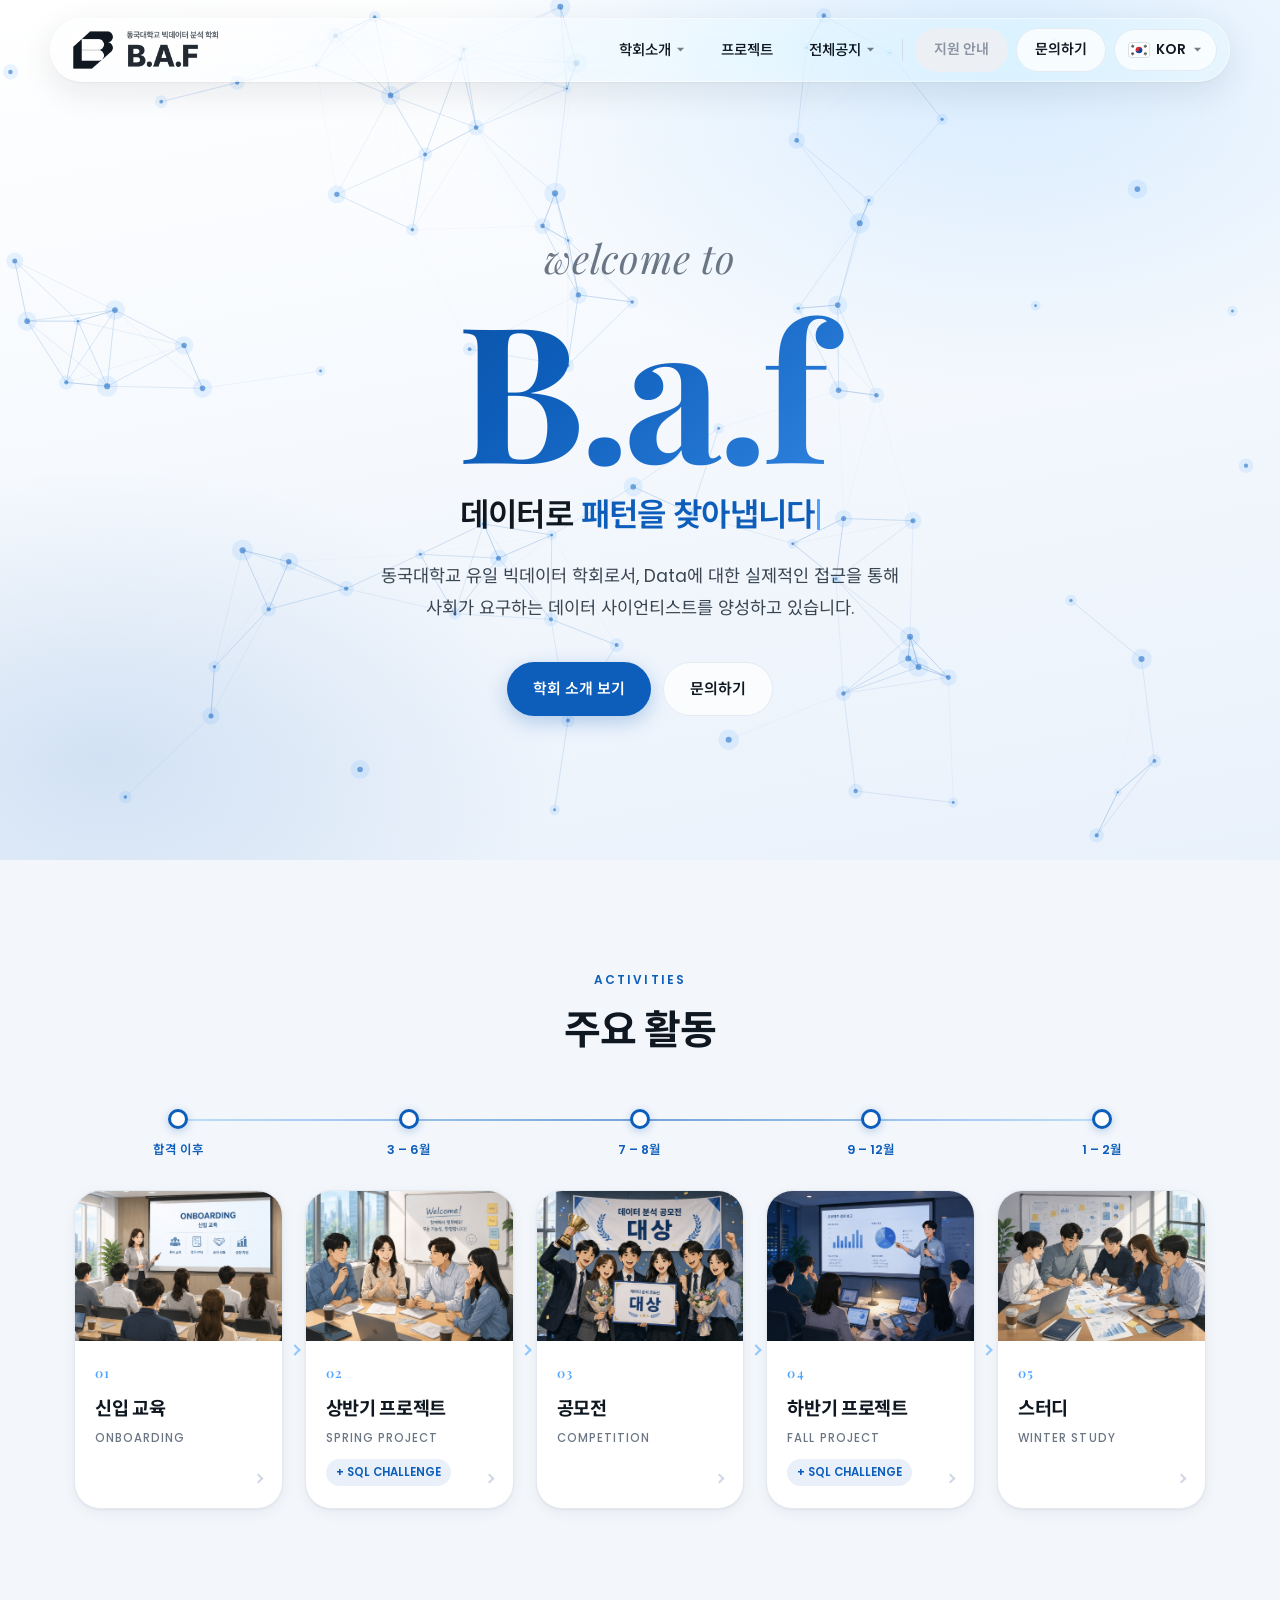
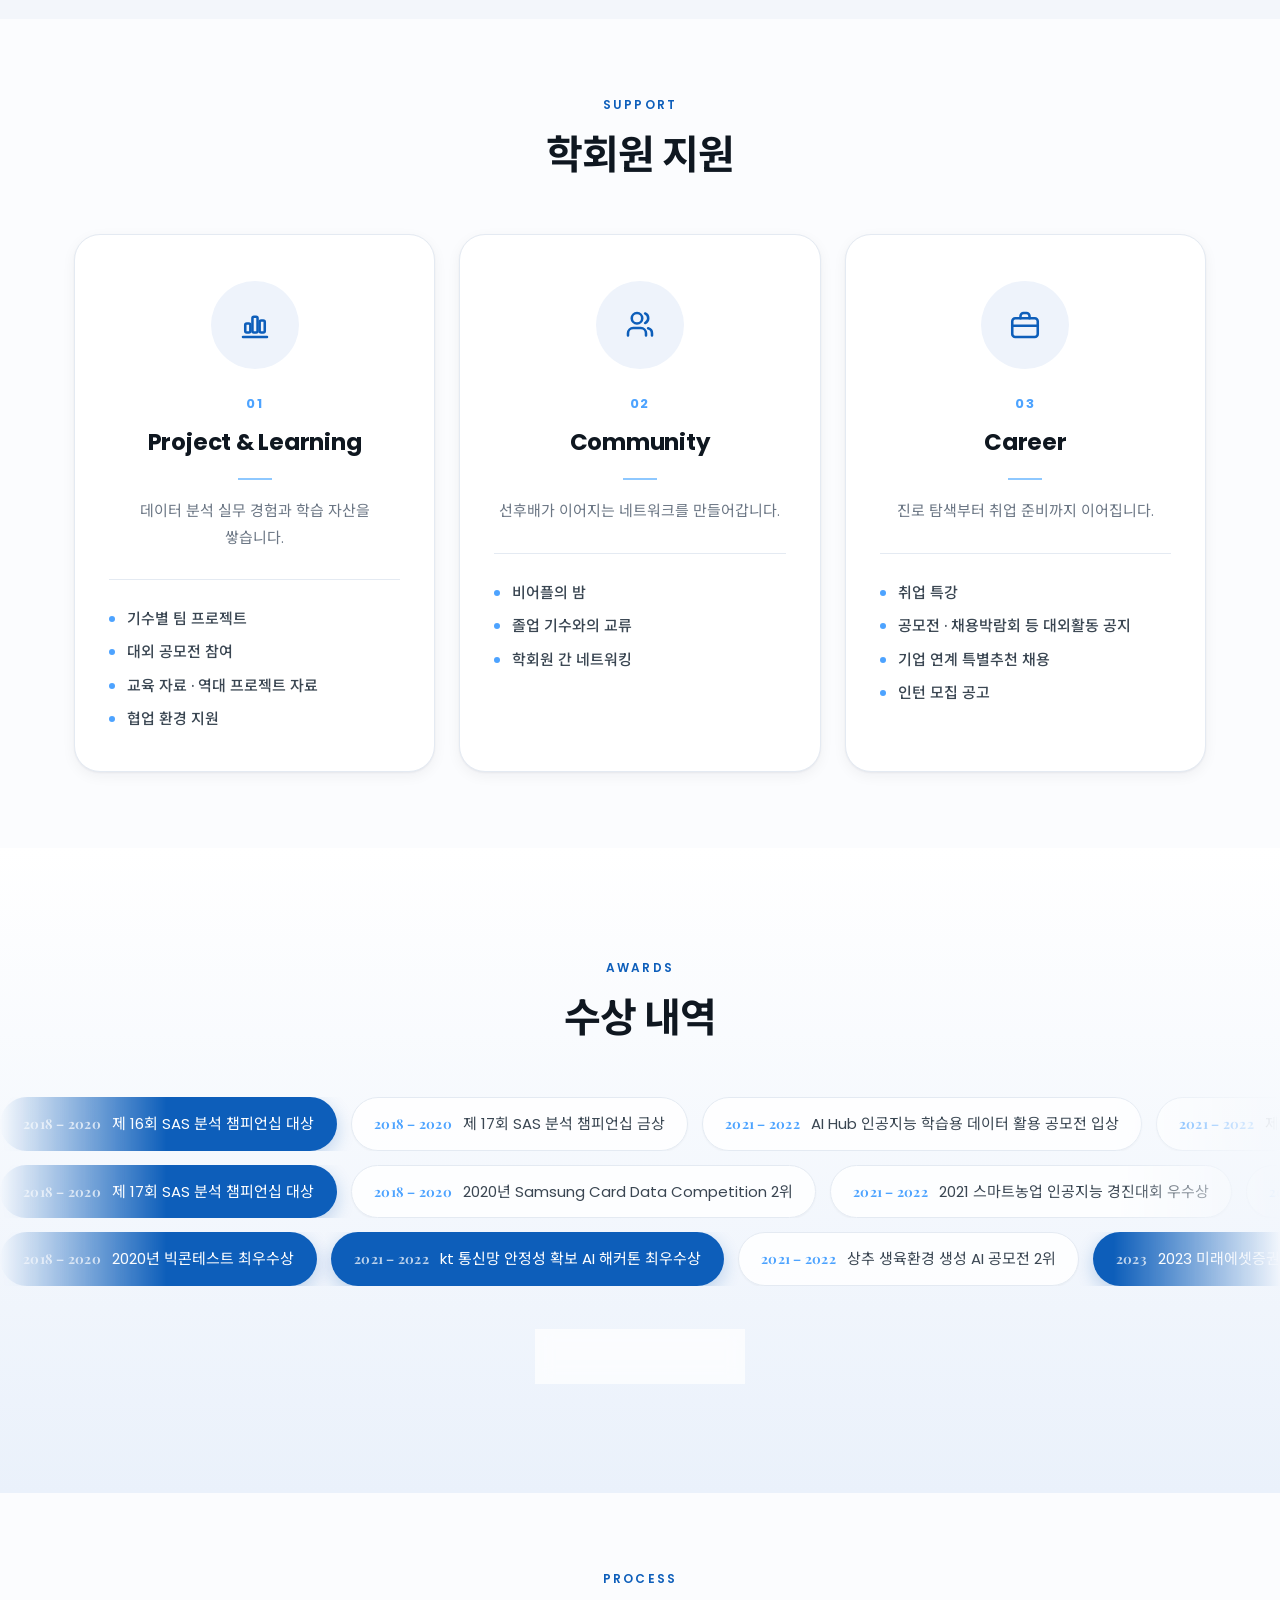
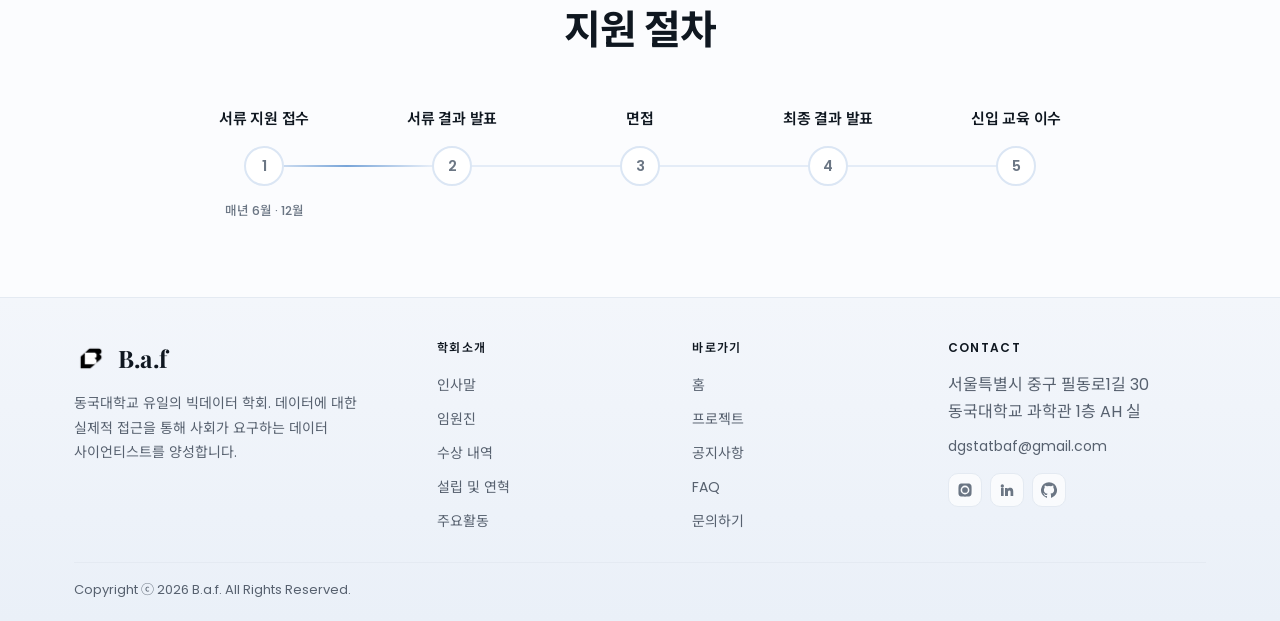
<file: index.html>
<!DOCTYPE html>
<html lang="ko">
<head>
<meta charset="UTF-8">
<meta name="viewport" content="width=device-width, initial-scale=1">
<title>비어플 B.a.f | 동국대학교 빅데이터 학회</title>
<meta name="description" content="동국대학교 유일의 빅데이터 학회 비어플입니다. Data에 대한 실제적 접근을 통해 사회가 요구하는 데이터 사이언티스트를 양성합니다.">
<meta name="naver-site-verification" content="4816a6dfdb45df3a292ac3a0ba08df6167baad0b" />

<!-- Open Graph / 링크 공유 미리보기 -->
<meta property="og:type" content="website">
<meta property="og:site_name" content="비어플 B.a.f">
<meta property="og:title" content="비어플 B.a.f | 동국대학교 빅데이터 학회">
<meta property="og:description" content="동국대학교 유일의 빅데이터 학회 비어플입니다. Data에 대한 실제적 접근을 통해 사회가 요구하는 데이터 사이언티스트를 양성합니다.">
<meta property="og:url" content="https://dgubaf.com/">
<meta property="og:image" content="https://dgubaf.com/assets/og-baf.png">
<meta property="og:image:width" content="1200">
<meta property="og:image:height" content="630">
<meta name="twitter:card" content="summary_large_image">
<meta name="twitter:title" content="비어플 B.a.f | 동국대학교 빅데이터 학회">
<meta name="twitter:description" content="동국대학교 유일의 빅데이터 학회 비어플입니다.">
<meta name="twitter:image" content="https://dgubaf.com/assets/og-baf.png">

<link rel="icon" href="assets/favicon.png?v=2" type="image/png">
<link rel="preconnect" href="https://fonts.googleapis.com">
<link rel="preconnect" href="https://fonts.gstatic.com" crossorigin>
<link href="https://fonts.googleapis.com/css2?family=Noto+Sans+KR:wght@300;400;500;600;700&family=Playfair+Display:ital,wght@0,400;0,600;0,700;1,400&family=Poppins:wght@300;400;500;600;700&display=swap" rel="stylesheet">
<link rel="stylesheet" href="style.css?v=18">
<!-- 영어 사용자는 번역이 끝날 때까지 본문을 숨긴다 (i18n.js 가 해제, 실패해도 3초 뒤 표시) -->
<script>try{if(localStorage.getItem('baf-lang')==='eng'){var h=document.documentElement;h.classList.add('i18n-wait');setTimeout(function(){h.classList.remove('i18n-wait')},3000)}}catch(e){}</script>
<!-- Google Analytics (GA4) -->
<script async src="https://www.googletagmanager.com/gtag/js?id=G-QDEGRTZ1ZK"></script>
<script>
  window.dataLayer = window.dataLayer || [];
  function gtag(){dataLayer.push(arguments);}
  gtag('js', new Date());
  gtag('config', 'G-QDEGRTZ1ZK');
</script>
</head>
<body data-page="home">
<a class="skip" href="#main" data-i18n>본문으로 건너뛰기</a>

<div class="nav-shell">
  <div class="nav-bar">
    <a class="brand" href="index.html">
      <img src="assets/logo-wordmark.png" alt="B.a.f · 동국대학교 빅데이터 분석 학회" data-i18n-attr="alt" width="149" height="42">
    </a>

    <button class="nav-toggle" id="navToggle" type="button" aria-label="메뉴 열기" data-i18n-attr="aria-label" aria-expanded="false" aria-controls="nav">
      <span></span><span></span><span></span>
    </button>

    <nav class="nav" id="nav" aria-label="주요 메뉴" data-i18n-attr="aria-label">
      <ul class="nav-list">
        <li class="nav-item has-sub">
          <a class="nav-link" data-page="about" href="about.html"><span data-i18n>학회소개</span>
            <svg class="nav-caret" viewBox="0 0 12 12" aria-hidden="true"><path d="M6 8.6 1.2 3.8h9.6z"/></svg>
          </a>
          <ul class="nav-sub">
            <li><a href="about.html#greeting" data-i18n>인사말</a></li>
            <li><a href="about.html#members" data-i18n>임원진</a></li>
            <li><a href="about.html#awards" data-i18n>수상 내역</a></li>
            <li><a href="about.html#history" data-i18n>설립 및 연혁</a></li>
            <li><a href="about.html#activities" data-i18n>주요활동</a></li>
          </ul>
        </li>
        <li class="nav-item"><a class="nav-link" data-page="archive" href="archive.html" data-i18n>프로젝트</a></li>
        <li class="nav-item has-sub">
          <a class="nav-link" data-page="notice" href="notice.html"><span data-i18n>전체공지</span>
            <svg class="nav-caret" viewBox="0 0 12 12" aria-hidden="true"><path d="M6 8.6 1.2 3.8h9.6z"/></svg>
          </a>
          <ul class="nav-sub">
            <li><a href="notice.html#notice" data-i18n>공지사항</a></li>
            <li><a href="notice.html#faq">FAQ</a></li>
          </ul>
        </li>
      </ul>

      <div class="nav-actions">
        <button class="btn btn--sm btn--off" type="button" id="applyBtn" disabled data-i18n>지원 안내</button>
        <a class="btn btn--ghost btn--sm" data-page="contact" href="contact.html" data-i18n>문의하기</a>
        <div class="lang" id="langSwitch"></div>
      </div>
    </nav>
  </div>
</div>

<main id="main">

  <!-- ===== HERO ===== -->
  <section class="hero">
    <canvas id="heroCanvas" aria-hidden="true"></canvas>
    <div class="wrap hero-inner">
      <h1>
        <span class="hero-title">welcome to</span>
        <span class="hero-brand">B.a.f</span>
      </h1>
      <p class="hero-type"><span data-i18n>데이터로</span> <span class="hero-type-out" id="heroType" data-i18n>세상을 읽습니다</span></p>
      <p class="hero-desc" data-i18n>동국대학교 유일 빅데이터 학회로서, Data에 대한 실제적인 접근을 통해 <br>사회가 요구하는 데이터 사이언티스트를 양성하고 있습니다.</p>
      <div class="hero-actions">
        <a class="btn btn--primary" href="about.html" data-i18n>학회 소개 보기</a>
        <a class="btn btn--ghost" href="contact.html" data-i18n>문의하기</a>
      </div>
    </div>
  </section>

  <!-- ===== ACTIVITIES ===== -->
  <section class="section section--alt">
    <div class="wrap">
      <div class="section-head section-head--center reveal">
        <p class="eyebrow">Activities</p>
        <h2 class="h-section" data-i18n>주요 활동</h2>
      </div>

      <div class="act-timeline reveal" aria-hidden="true">
        <div class="act-tl-node"><span class="act-tl-dot"></span><span class="act-tl-period" data-i18n>합격 이후</span></div>
        <div class="act-tl-node"><span class="act-tl-dot"></span><span class="act-tl-period" data-i18n>3 – 6월</span></div>
        <div class="act-tl-node"><span class="act-tl-dot"></span><span class="act-tl-period" data-i18n>7 – 8월</span></div>
        <div class="act-tl-node"><span class="act-tl-dot"></span><span class="act-tl-period" data-i18n>9 – 12월</span></div>
        <div class="act-tl-node"><span class="act-tl-dot"></span><span class="act-tl-period" data-i18n>1 – 2월</span></div>
      </div>

      <div class="grid grid-5 act-flow">
        <a class="act-card reveal" href="about.html#activities" data-reveal-index="0">
          <figure>
            <img src="assets/session-onboarding.jpg" alt="신입 교육" data-i18n-attr="alt" loading="lazy" width="960" height="720">          </figure>
          <div class="act-card-body">
            <span class="act-card-num">01</span>
            <h3><span data-i18n>신입 교육</span><span class="en">Onboarding</span></h3>
          </div>
        </a>

        <a class="act-card reveal" href="about.html#activities" data-reveal-index="1">
          <figure>
            <img src="assets/session-project-1.jpg" alt="상반기 프로젝트" data-i18n-attr="alt" loading="lazy" width="960" height="720">          </figure>
          <div class="act-card-body">
            <span class="act-card-num">02</span>
            <h3><span data-i18n>상반기 프로젝트</span><span class="en">Spring Project</span></h3>
            <span class="act-side">+ SQL CHALLENGE</span>
          </div>
        </a>

        <a class="act-card reveal" href="about.html#activities" data-reveal-index="2">
          <figure>
            <img src="assets/session-competition.jpg" alt="공모전" data-i18n-attr="alt" loading="lazy" width="960" height="720">          </figure>
          <div class="act-card-body">
            <span class="act-card-num">03</span>
            <h3><span data-i18n>공모전</span><span class="en">Competition</span></h3>
          </div>
        </a>

        <a class="act-card reveal" href="about.html#activities" data-reveal-index="3">
          <figure>
            <img src="assets/session-project-2.jpg" alt="하반기 프로젝트" data-i18n-attr="alt" loading="lazy" width="960" height="720">          </figure>
          <div class="act-card-body">
            <span class="act-card-num">04</span>
            <h3><span data-i18n>하반기 프로젝트</span><span class="en">Fall Project</span></h3>
            <span class="act-side">+ SQL CHALLENGE</span>
          </div>
        </a>

        <a class="act-card reveal" href="about.html#activities" data-reveal-index="4">
          <figure>
            <img src="assets/session-study.jpg" alt="스터디" data-i18n-attr="alt" loading="lazy" width="960" height="720">          </figure>
          <div class="act-card-body">
            <span class="act-card-num">05</span>
            <h3><span data-i18n>스터디</span><span class="en">Winter Study</span></h3>
          </div>
        </a>
      </div>
    </div>
  </section>

  <!-- ===== SUPPORT ===== -->
  <section class="section section--tight">
    <div class="wrap">
      <div class="section-head section-head--center reveal">
        <p class="eyebrow">Support</p>
        <h2 class="h-section" data-i18n>학회원 지원</h2>
      </div>

      <div class="support-cats">
        <article class="cat">
          <span class="cat-icon" aria-hidden="true">
            <svg viewBox="0 0 24 24" fill="none" stroke="currentColor" stroke-width="1.7" stroke-linecap="round" stroke-linejoin="round"><path d="M4 20h16"/><rect x="5.5" y="11" width="3.4" height="6" rx="1"/><rect x="10.3" y="6.5" width="3.4" height="10.5" rx="1"/><rect x="15.1" y="9" width="3.4" height="8" rx="1"/></svg>
          </span>
          <div class="cat-head">
            <span class="cat-num">01</span>
            <h3>Project & Learning</h3>
            <p data-i18n>데이터 분석 실무 경험과 학습 자산을 쌓습니다.</p>
          </div>
          <ul class="cat-list">
            <li data-i18n>기수별 팀 프로젝트</li>
            <li data-i18n>대외 공모전 참여</li>
            <li data-i18n>교육 자료 · 역대 프로젝트 자료</li>
            <li data-i18n>협업 환경 지원</li>
          </ul>
        </article>

        <article class="cat">
          <span class="cat-icon" aria-hidden="true">
            <svg viewBox="0 0 24 24" fill="none" stroke="currentColor" stroke-width="1.7" stroke-linecap="round" stroke-linejoin="round"><path d="M16 19v-1.5a3.5 3.5 0 0 0-3.5-3.5h-5A3.5 3.5 0 0 0 4 17.5V19"/><circle cx="10" cy="7.5" r="3.5"/><path d="M20 19v-1.4a3.5 3.5 0 0 0-2.6-3.4"/><path d="M15.4 4.3a3.5 3.5 0 0 1 0 6.4"/></svg>
          </span>
          <div class="cat-head">
            <span class="cat-num">02</span>
            <h3>Community</h3>
            <p data-i18n>선후배가 이어지는 네트워크를 만들어갑니다.</p>
          </div>
          <ul class="cat-list">
            <li data-i18n>비어플의 밤</li>
            <li data-i18n>졸업 기수와의 교류</li>
            <li data-i18n>학회원 간 네트워킹</li>
          </ul>
        </article>

        <article class="cat">
          <span class="cat-icon" aria-hidden="true">
            <svg viewBox="0 0 24 24" fill="none" stroke="currentColor" stroke-width="1.7" stroke-linecap="round" stroke-linejoin="round"><rect x="3.5" y="7.5" width="17" height="12.5" rx="2"/><path d="M9 7.5V6a2 2 0 0 1 2-2h2a2 2 0 0 1 2 2v1.5"/><path d="M3.5 12.5h17"/></svg>
          </span>
          <div class="cat-head">
            <span class="cat-num">03</span>
            <h3>Career</h3>
            <p data-i18n>진로 탐색부터 취업 준비까지 이어집니다.</p>
          </div>
          <ul class="cat-list">
            <li data-i18n>취업 특강</li>
            <li data-i18n>공모전 · 채용박람회 등 대외활동 공지</li>
            <li data-i18n>기업 연계 특별추천 채용</li>
            <li data-i18n>인턴 모집 공고</li>
          </ul>
        </article>
      </div>
    </div>
  </section>

  <!-- ===== AWARDS HIGHLIGHT ===== -->
  <section class="section section--tinted awards-marquee">
    <div class="wrap">
      <div class="section-head section-head--center reveal">
        <p class="eyebrow">Awards</p>
        <h2 class="h-section" data-i18n="home.awards">수상 내역</h2>
      </div>
    </div>

    <div class="mq" id="awardsMarquee" aria-hidden="true"></div>

    <div class="wrap">
      <p style="text-align:center;margin-top:44px" class="reveal">
        <a class="btn btn--ghost" href="about.html#awards" data-i18n>역대 수상 내역 전체 보기</a>
      </p>
    </div>
  </section>

  <!-- ===== 지원 절차 ===== -->
  <section class="section section--tight" id="process">
    <div class="wrap">
      <div class="section-head section-head--center reveal">
        <p class="eyebrow">Process</p>
        <h2 class="h-section" data-i18n>지원 절차</h2>
      </div>

      <ol class="flow reveal">
        <span class="flow-rail" aria-hidden="true"></span>
        <li>
          <span class="flow-label" data-i18n>서류 지원 접수</span>
          <span class="flow-dot"><b>1</b></span>
          <span class="flow-meta" data-i18n>매년 6월 · 12월</span>
        </li>
        <li>
          <span class="flow-label" data-i18n>서류 결과 발표</span>
          <span class="flow-dot"><b>2</b></span>
          <span class="flow-meta"></span>
        </li>
        <li>
          <span class="flow-label" data-i18n>면접</span>
          <span class="flow-dot"><b>3</b></span>
          <span class="flow-meta"></span>
        </li>
        <li>
          <span class="flow-label" data-i18n>최종 결과 발표</span>
          <span class="flow-dot"><b>4</b></span>
          <span class="flow-meta"></span>
        </li>
        <li>
          <span class="flow-label" data-i18n>신입 교육 이수</span>
          <span class="flow-dot"><b>5</b></span>
          <span class="flow-meta"></span>
        </li>
      </ol>
    </div>
  </section>


</main>

<footer class="footer">
  <div class="wrap">
    <div class="footer-top">
      <div>
        <a class="brand" href="index.html">
          <img src="assets/logo.png" alt="B.a.f 로고" data-i18n-attr="alt" width="40" height="37">
          <span class="brand-text">B.a.f</span>
        </a>
        <p class="footer-desc" data-i18n>동국대학교 유일의 빅데이터 학회. 데이터에 대한 실제적 접근을 통해 사회가 요구하는 데이터 사이언티스트를 양성합니다.</p>
      </div>

      <div>
        <h4 data-i18n>학회소개</h4>
        <ul class="footer-links">
          <li><a href="about.html#greeting" data-i18n>인사말</a></li>
          <li><a href="about.html#members" data-i18n>임원진</a></li>
          <li><a href="about.html#awards" data-i18n>수상 내역</a></li>
          <li><a href="about.html#history" data-i18n>설립 및 연혁</a></li>
          <li><a href="about.html#activities" data-i18n>주요활동</a></li>
        </ul>
      </div>

      <div>
        <h4 data-i18n>바로가기</h4>
        <ul class="footer-links">
          <li><a href="index.html" data-i18n>홈</a></li>
          <li><a href="archive.html" data-i18n>프로젝트</a></li>
          <li><a href="notice.html#notice" data-i18n>공지사항</a></li>
          <li><a href="notice.html#faq">FAQ</a></li>
          <li><a href="contact.html" data-i18n>문의하기</a></li>
        </ul>
      </div>

      <div>
        <h4>Contact</h4>
        <ul class="footer-links">
          <li data-i18n>서울특별시 중구 필동로1길 30<br>동국대학교 과학관 1층 AH 실</li>
          <li><a href="mailto:dgstatbaf@gmail.com">dgstatbaf@gmail.com</a></li>
          <li class="footer-social">
            <a href="https://www.instagram.com/bafdgu/" target="_blank" rel="noopener" aria-label="Instagram">
              <svg viewBox="0 0 24 24" aria-hidden="true"><path d="M12 2.2c3.2 0 3.6 0 4.9.1 1.2.1 1.8.2 2.2.4.6.2 1 .5 1.4.9.4.4.7.8.9 1.4.2.4.4 1 .4 2.2.1 1.3.1 1.7.1 4.9s0 3.6-.1 4.9c-.1 1.2-.2 1.8-.4 2.2-.2.6-.5 1-.9 1.4-.4.4-.8.7-1.4.9-.4.2-1 .4-2.2.4-1.3.1-1.7.1-4.9.1s-3.6 0-4.9-.1c-1.2-.1-1.8-.2-2.2-.4-.6-.2-1-.5-1.4-.9-.4-.4-.7-.8-.9-1.4-.2-.4-.4-1-.4-2.2C2.2 15.6 2.2 15.2 2.2 12s0-3.6.1-4.9c.1-1.2.2-1.8.4-2.2.2-.6.5-1 .9-1.4.4-.4.8-.7 1.4-.9.4-.2 1-.4 2.2-.4C8.4 2.2 8.8 2.2 12 2.2zm0 3.2A6.6 6.6 0 1 0 18.6 12 6.6 6.6 0 0 0 12 5.4zm0 10.9A4.3 4.3 0 1 1 16.3 12 4.3 4.3 0 0 1 12 16.3zm6.8-11.1a1.5 1.5 0 1 1-1.5-1.5 1.5 1.5 0 0 1 1.5 1.5z"/></svg>
            </a>
            <a href="https://www.linkedin.com/company/dgu-baf/" target="_blank" rel="noopener" aria-label="LinkedIn">
              <svg viewBox="0 0 24 24" aria-hidden="true"><path d="M4.98 3.5a2.5 2.5 0 1 1 0 5 2.5 2.5 0 0 1 0-5zM3 9h4v12H3V9zm6 0h3.8v1.7h.05c.53-1 1.83-2.05 3.76-2.05 4.02 0 4.76 2.65 4.76 6.1V21h-4v-5.4c0-1.29-.02-2.95-1.8-2.95-1.8 0-2.08 1.4-2.08 2.86V21H9V9z"/></svg>
            </a>
            <a href="https://github.com/DGU-BAF" target="_blank" rel="noopener" aria-label="GitHub">
              <svg viewBox="0 0 24 24" aria-hidden="true"><path d="M12 .3a12 12 0 0 0-3.79 23.4c.6.11.82-.26.82-.58v-2.03c-3.34.72-4.04-1.61-4.04-1.61-.55-1.39-1.34-1.76-1.34-1.76-1.09-.75.08-.73.08-.73 1.2.08 1.84 1.24 1.84 1.24 1.07 1.83 2.81 1.3 3.5.99.11-.78.42-1.31.76-1.61-2.67-.3-5.47-1.33-5.47-5.93 0-1.31.47-2.38 1.24-3.22-.13-.3-.54-1.52.11-3.18 0 0 1.01-.32 3.3 1.23a11.5 11.5 0 0 1 6.01 0c2.29-1.55 3.3-1.23 3.3-1.23.65 1.66.24 2.88.12 3.18.77.84 1.23 1.91 1.23 3.22 0 4.61-2.8 5.62-5.48 5.92.43.37.81 1.1.81 2.22v3.29c0 .32.22.7.83.58A12 12 0 0 0 12 .3z"/></svg>
            </a>
          </li>
        </ul>
      </div>
    </div>

    <div class="footer-bottom">
      <p>Copyright ⓒ <span id="year">2025</span> B.a.f. All Rights Reserved.</p>
    </div>
  </div>
</footer>

<script src="i18n.js?v=4"></script>
<script src="supabase-config.js?v=2"></script>
<script src="script.js?v=17"></script>
</body>
</html>
</file>
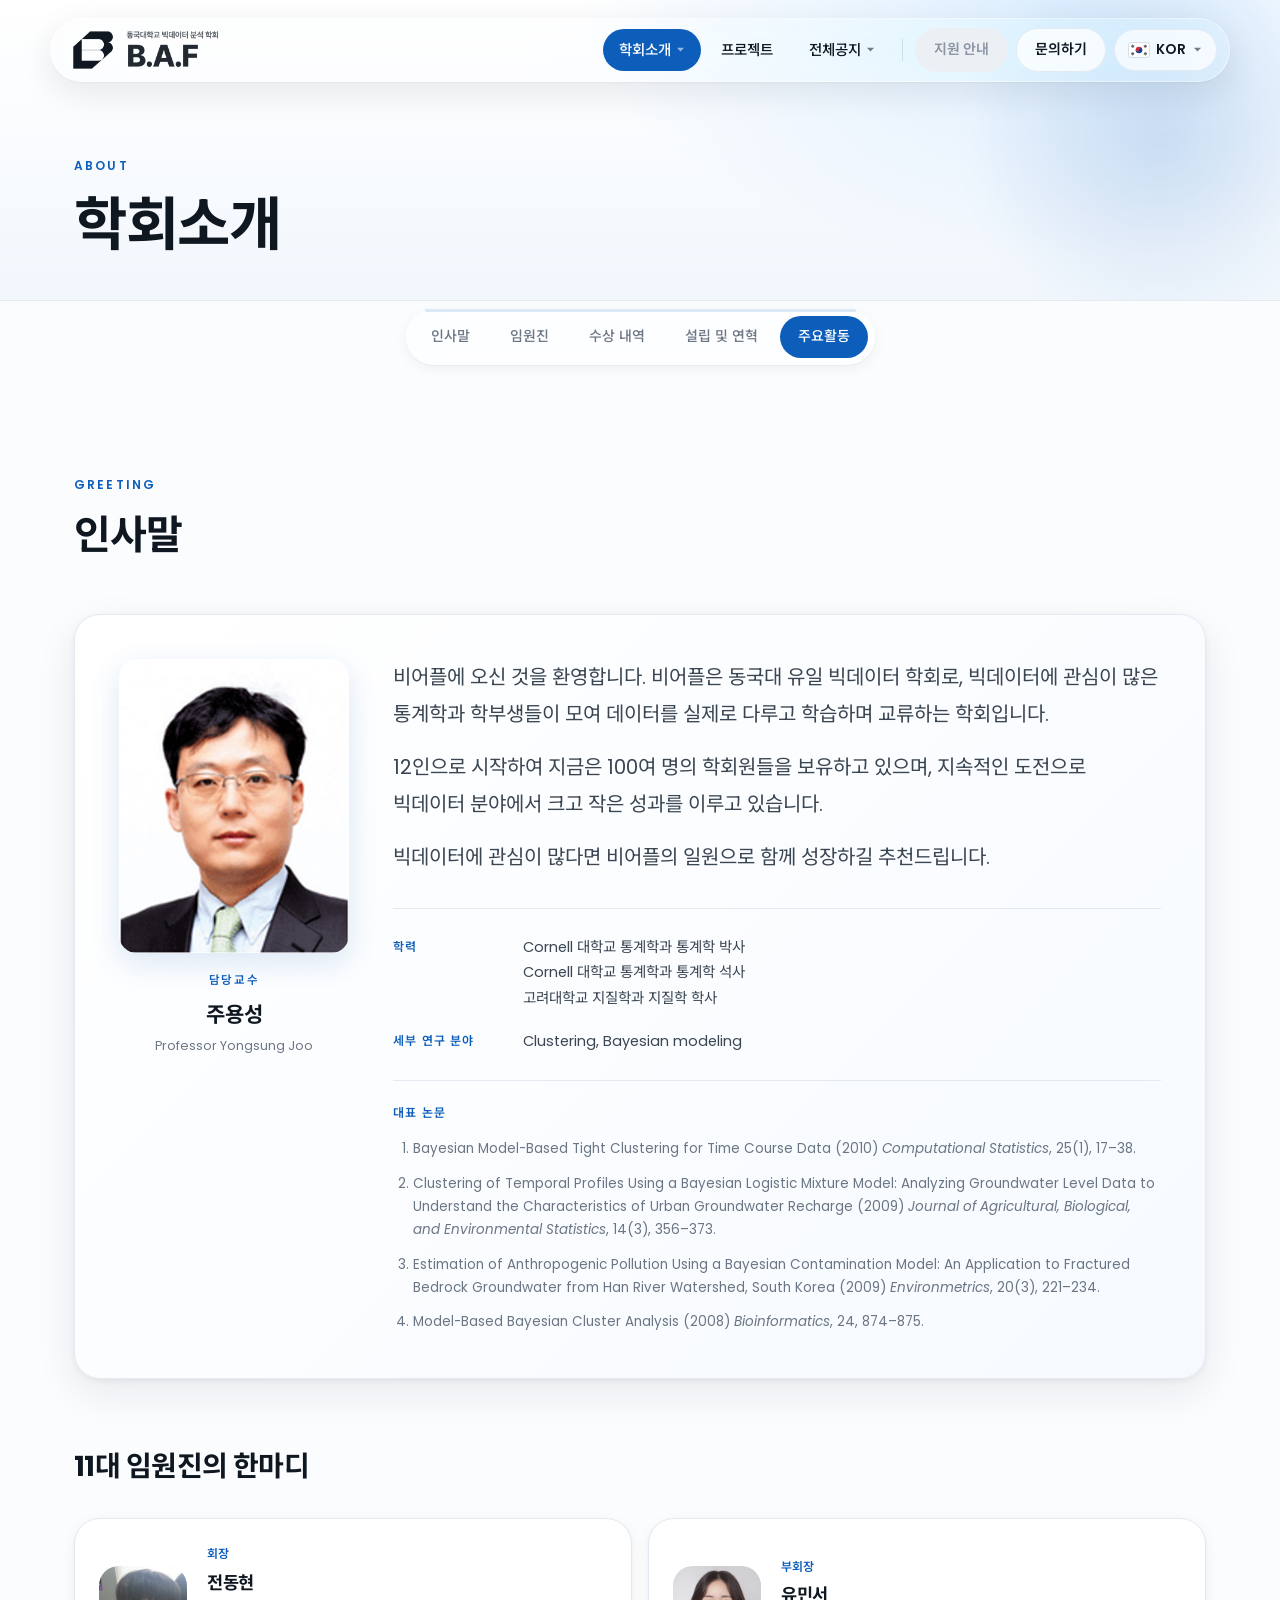
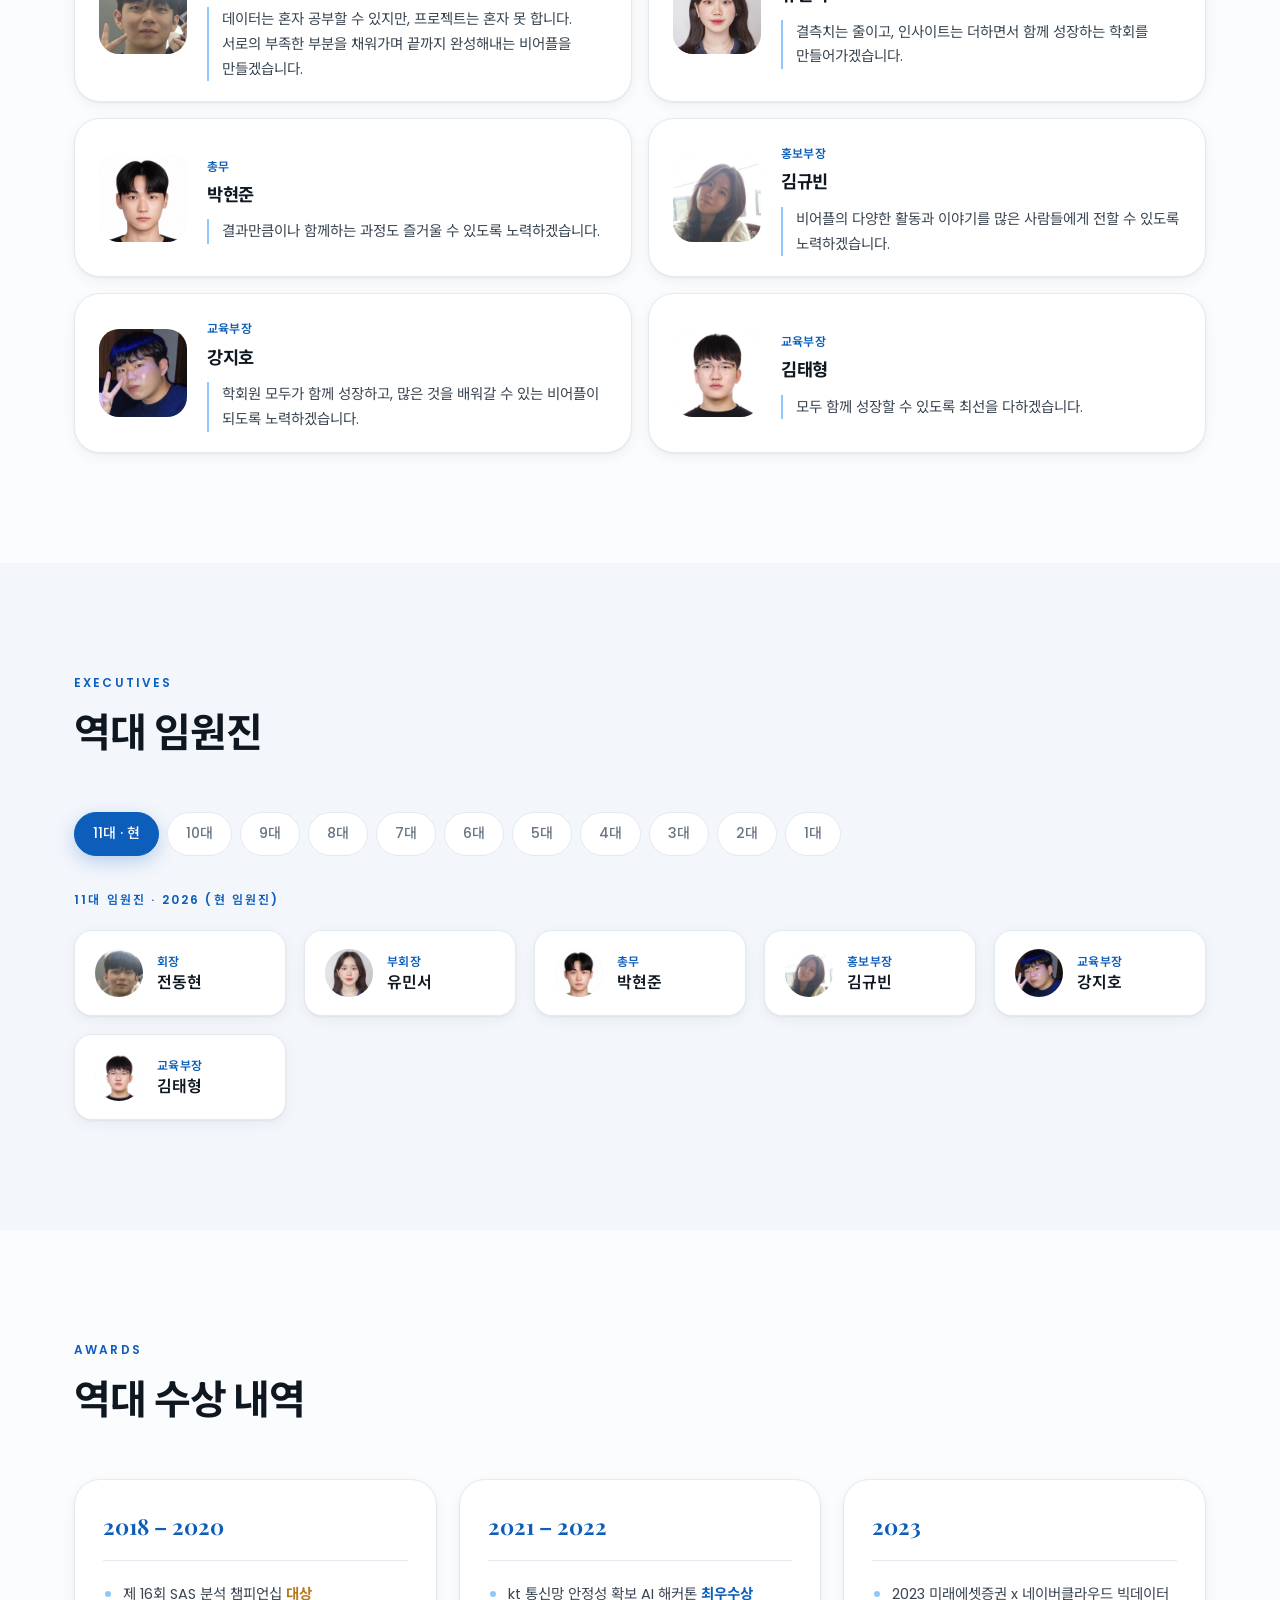
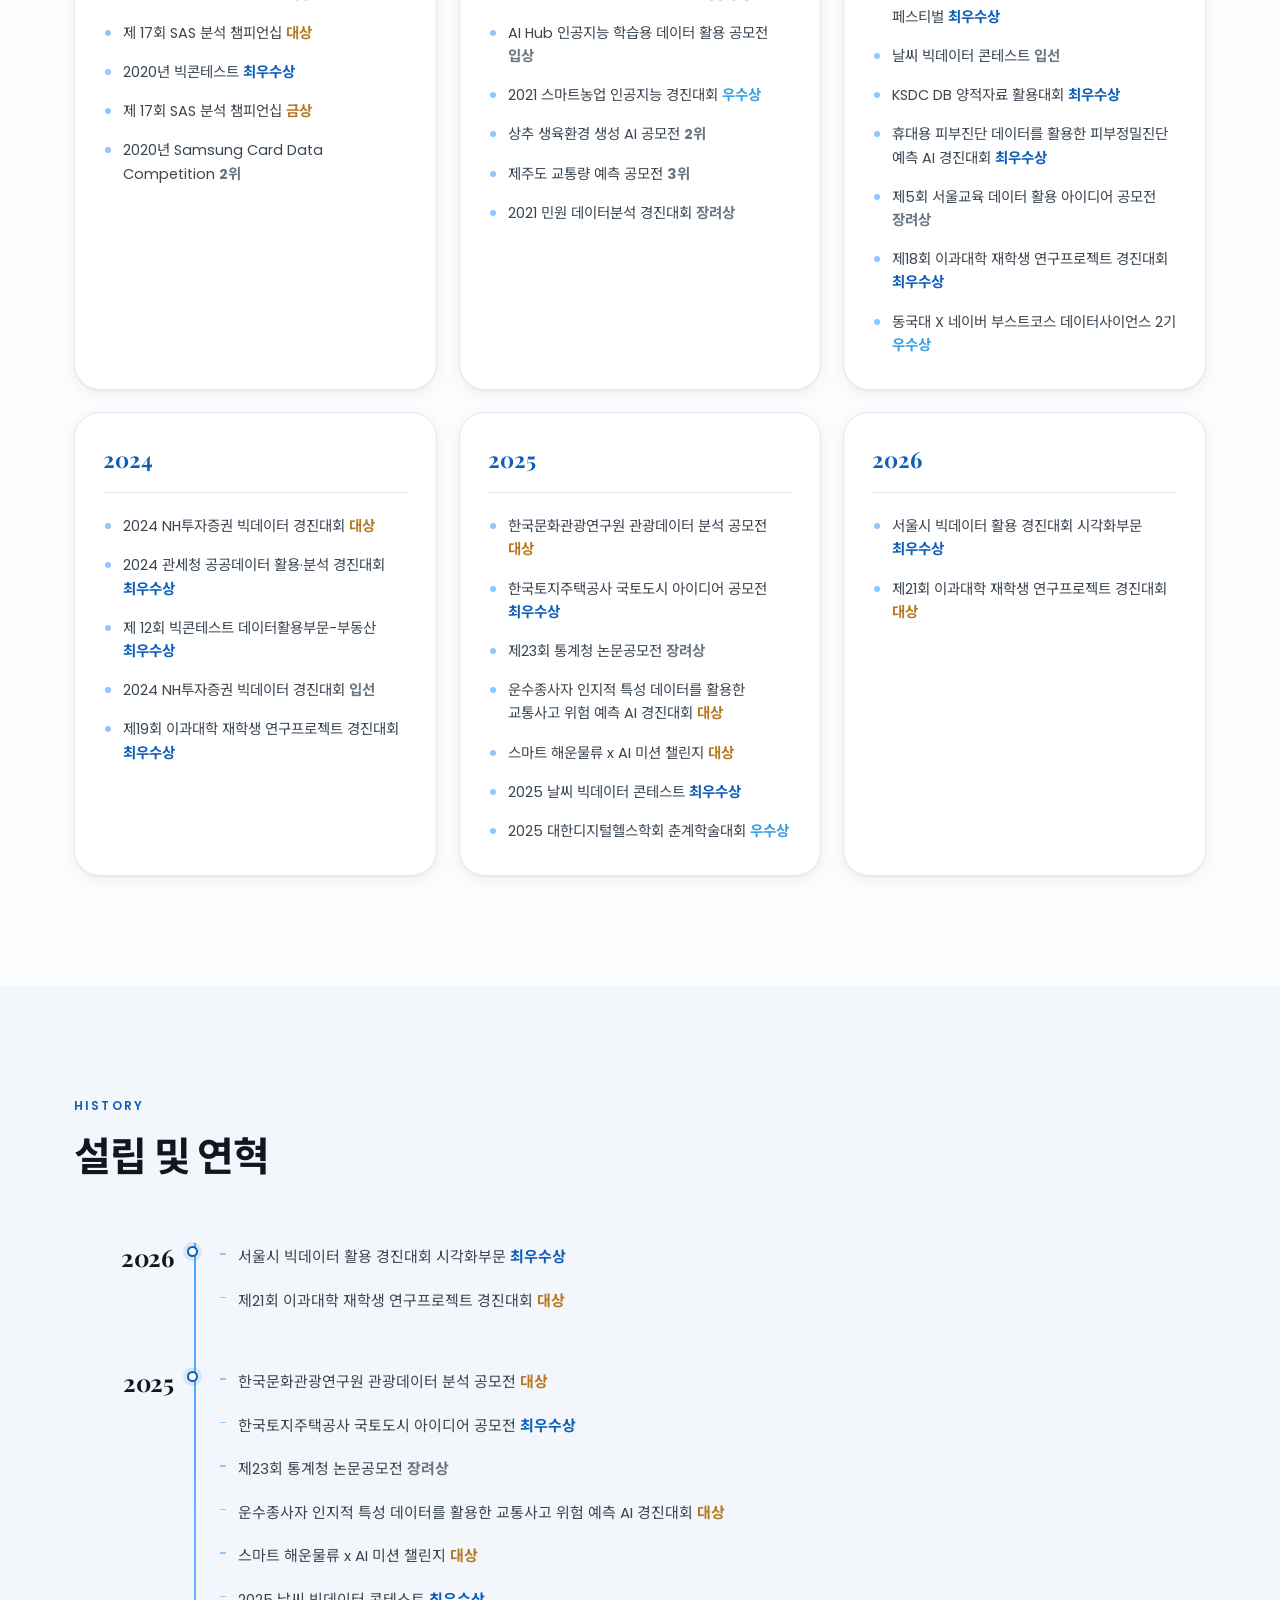
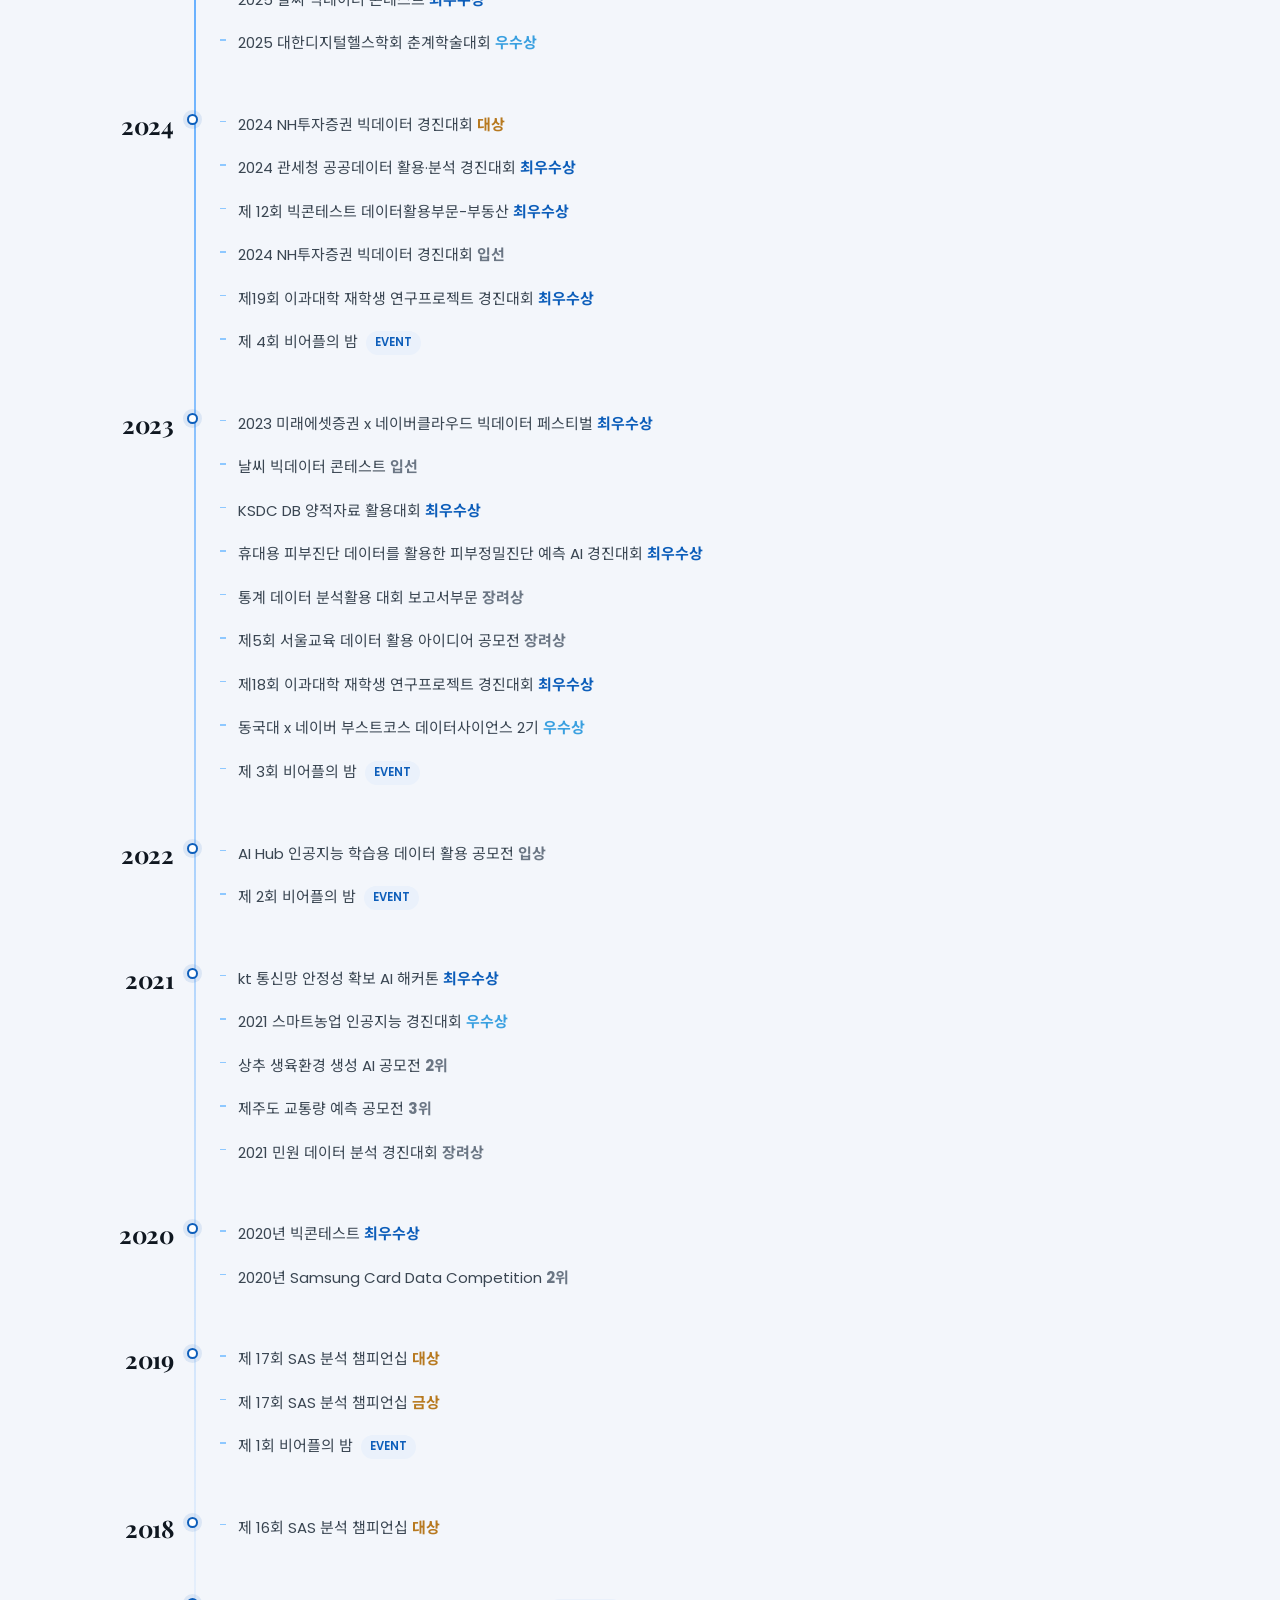
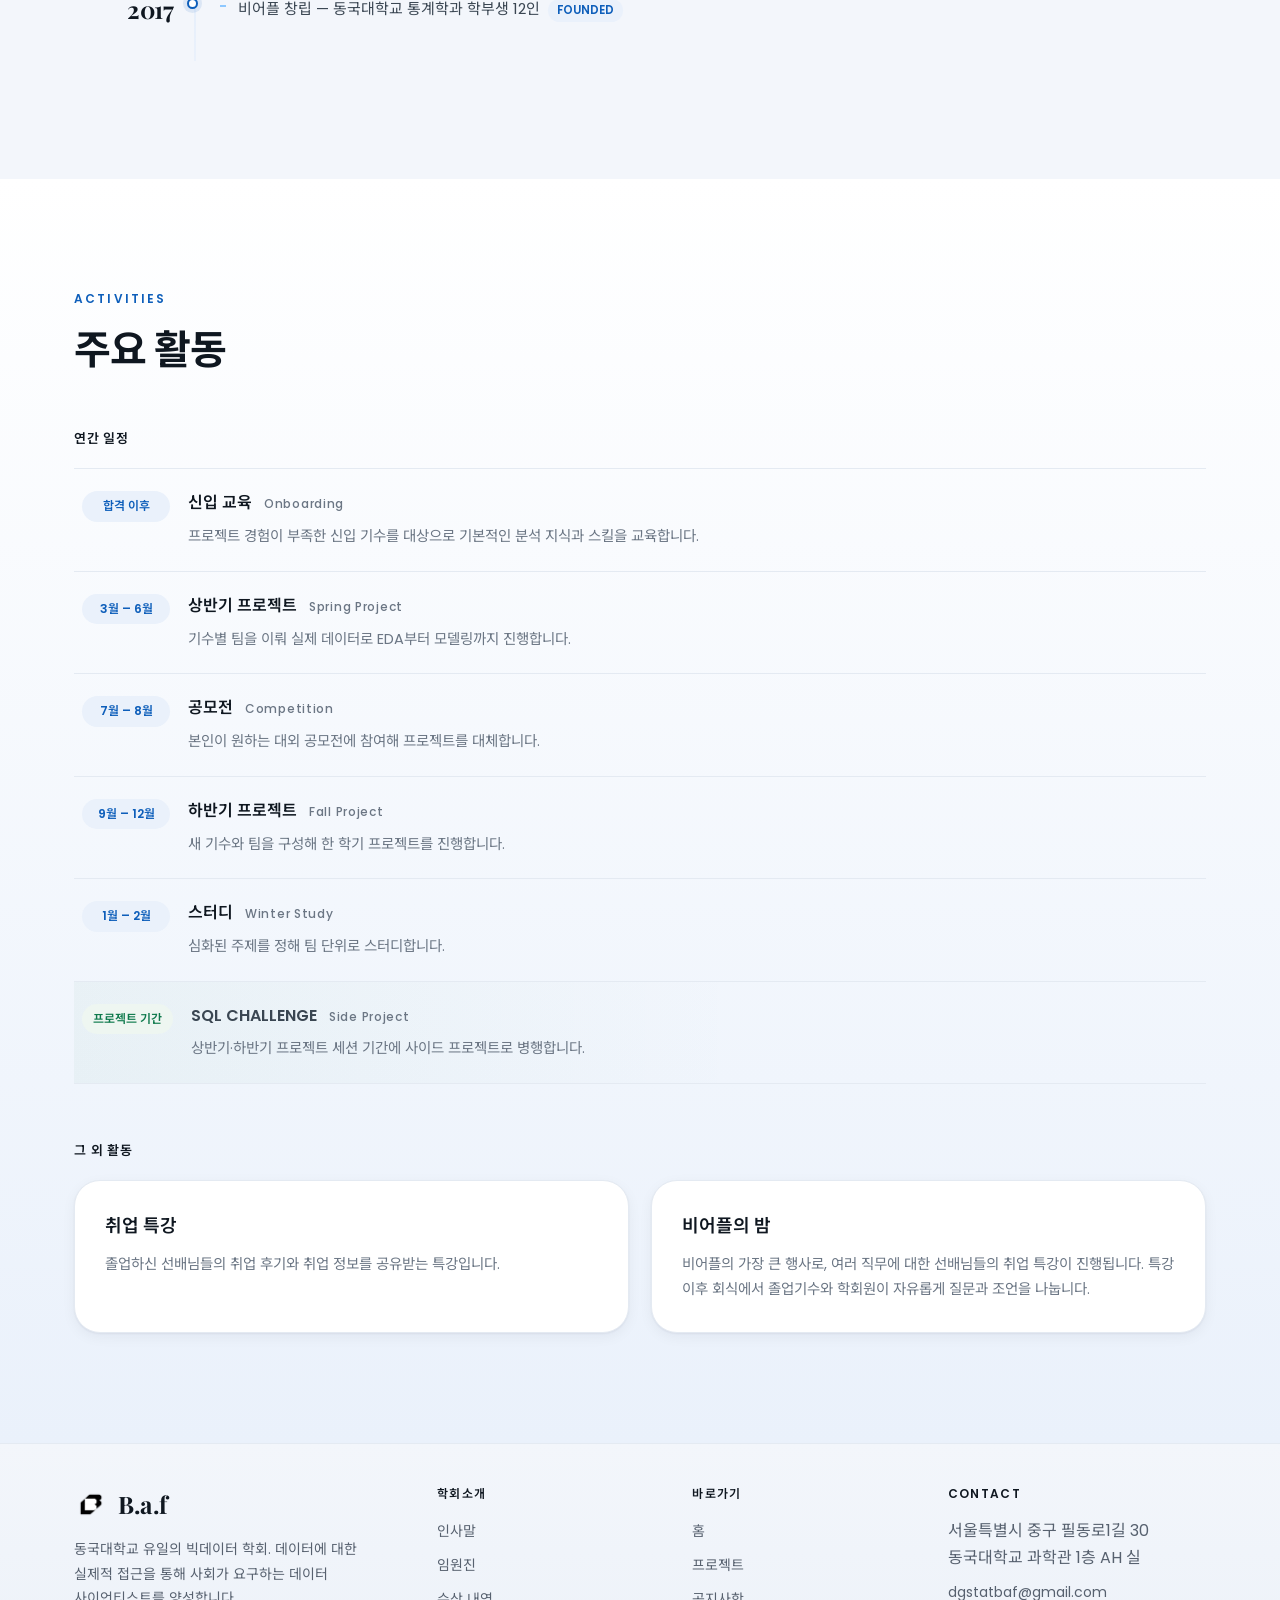
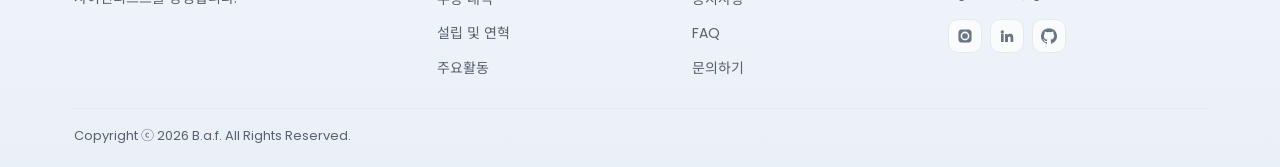
<file: about.html>
<!DOCTYPE html>
<html lang="ko">
<head>
<meta charset="UTF-8">
<meta name="viewport" content="width=device-width, initial-scale=1">
<title>학회소개 | 비어플 B.a.f</title>
<meta name="description" content="비어플의 인사말, 역대 임원진, 설립 및 연혁, 주요활동을 소개합니다.">
<link rel="icon" href="assets/favicon.png?v=2" type="image/png">
<link rel="preconnect" href="https://fonts.googleapis.com">
<link rel="preconnect" href="https://fonts.gstatic.com" crossorigin>
<link href="https://fonts.googleapis.com/css2?family=Noto+Sans+KR:wght@300;400;500;600;700&family=Playfair+Display:ital,wght@0,400;0,600;0,700;1,400&family=Poppins:wght@300;400;500;600;700&display=swap" rel="stylesheet">
<link rel="stylesheet" href="style.css?v=18">
<!-- 영어 사용자는 번역이 끝날 때까지 본문을 숨긴다 (i18n.js 가 해제, 실패해도 3초 뒤 표시) -->
<script>try{if(localStorage.getItem('baf-lang')==='eng'){var h=document.documentElement;h.classList.add('i18n-wait');setTimeout(function(){h.classList.remove('i18n-wait')},3000)}}catch(e){}</script>
<!-- Google Analytics (GA4) -->
<script async src="https://www.googletagmanager.com/gtag/js?id=G-QDEGRTZ1ZK"></script>
<script>
  window.dataLayer = window.dataLayer || [];
  function gtag(){dataLayer.push(arguments);}
  gtag('js', new Date());
  gtag('config', 'G-QDEGRTZ1ZK');
</script>
</head>
<body data-page="about">
<a class="skip" href="#main" data-i18n>본문으로 건너뛰기</a>

<div class="nav-shell">
  <div class="nav-bar">
    <a class="brand" href="index.html">
      <img src="assets/logo-wordmark.png" alt="B.a.f · 동국대학교 빅데이터 분석 학회" data-i18n-attr="alt" width="149" height="42">
    </a>

    <button class="nav-toggle" id="navToggle" type="button" aria-label="메뉴 열기" data-i18n-attr="aria-label" aria-expanded="false" aria-controls="nav">
      <span></span><span></span><span></span>
    </button>

    <nav class="nav" id="nav" aria-label="주요 메뉴" data-i18n-attr="aria-label">
      <ul class="nav-list">
        <li class="nav-item has-sub">
          <a class="nav-link" data-page="about" href="about.html"><span data-i18n>학회소개</span>
            <svg class="nav-caret" viewBox="0 0 12 12" aria-hidden="true"><path d="M6 8.6 1.2 3.8h9.6z"/></svg>
          </a>
          <ul class="nav-sub">
            <li><a href="about.html#greeting" data-i18n>인사말</a></li>
            <li><a href="about.html#members" data-i18n>임원진</a></li>
            <li><a href="about.html#awards" data-i18n>수상 내역</a></li>
            <li><a href="about.html#history" data-i18n>설립 및 연혁</a></li>
            <li><a href="about.html#activities" data-i18n>주요활동</a></li>
          </ul>
        </li>
        <li class="nav-item"><a class="nav-link" data-page="archive" href="archive.html" data-i18n>프로젝트</a></li>
        <li class="nav-item has-sub">
          <a class="nav-link" data-page="notice" href="notice.html"><span data-i18n>전체공지</span>
            <svg class="nav-caret" viewBox="0 0 12 12" aria-hidden="true"><path d="M6 8.6 1.2 3.8h9.6z"/></svg>
          </a>
          <ul class="nav-sub">
            <li><a href="notice.html#notice" data-i18n>공지사항</a></li>
            <li><a href="notice.html#faq">FAQ</a></li>
          </ul>
        </li>
      </ul>

      <div class="nav-actions">
        <button class="btn btn--sm btn--off" type="button" id="applyBtn" disabled data-i18n>지원 안내</button>
        <a class="btn btn--ghost btn--sm" data-page="contact" href="contact.html" data-i18n>문의하기</a>
        <div class="lang" id="langSwitch"></div>
      </div>
    </nav>
  </div>
</div>

<main id="main">

  <section class="page-hero">
    <div class="page-hero-deco" aria-hidden="true"></div>
    <div class="wrap">
      <p class="eyebrow">About</p>
      <h1 class="page-hero-title" data-i18n>학회소개</h1>
    </div>
  </section>

  <div class="subtabs">
    <div class="subtabs-inner">
      <span class="subtabs-progress" aria-hidden="true"><i data-scroll-progress></i></span>
      <div class="subtabs-scroll">
        <a href="#greeting" class="is-active" data-i18n>인사말</a>
        <a href="#members" data-i18n>임원진</a>
        <a href="#awards" data-i18n>수상 내역</a>
        <a href="#history" data-i18n>설립 및 연혁</a>
        <a href="#activities" data-i18n>주요활동</a>
      </div>
    </div>
  </div>

  <!-- ===== 인사말 ===== -->
  <section class="section" id="greeting">
    <div class="wrap">
      <div class="section-head">
        <p class="eyebrow">Greeting</p>
        <h2 class="h-section" data-i18n>인사말</h2>
      </div>

      <div class="prof-card">
        <figure class="prof-photo">
          <img src="assets/prof.jpg" alt="주용성 담당교수" data-i18n-attr="alt" width="230" height="294" loading="lazy">
          <figcaption><span data-i18n>담당교수</span><b data-i18n>주용성</b><em>Professor Yongsung Joo</em></figcaption>
        </figure>
        <div class="prof-body">
          <p class="lead" data-i18n>비어플에 오신 것을 환영합니다. 비어플은 동국대 유일 빅데이터 학회로, 빅데이터에 관심이 많은 통계학과 학부생들이 모여 데이터를 실제로 다루고 학습하며 교류하는 학회입니다.</p>
          <p class="lead" data-i18n>12인으로 시작하여 지금은 100여 명의 학회원들을 보유하고 있으며, 지속적인 도전으로 빅데이터 분야에서 크고 작은 성과를 이루고 있습니다.</p>
          <p class="lead" data-i18n>빅데이터에 관심이 많다면 비어플의 일원으로 함께 성장하길 추천드립니다.</p>

          <dl class="prof-cred">
            <div>
              <dt data-i18n>학력</dt>
              <dd>
                <span data-i18n>Cornell 대학교 통계학과 통계학 박사</span>
                <span data-i18n>Cornell 대학교 통계학과 통계학 석사</span>
                <span data-i18n>고려대학교 지질학과 지질학 학사</span>
              </dd>
            </div>
            <div>
              <dt data-i18n>세부 연구 분야</dt>
              <dd><span>Clustering, Bayesian modeling</span></dd>
            </div>
          </dl>

          <div class="prof-papers">
            <h4 data-i18n>대표 논문</h4>
            <ol>
              <li>Bayesian Model-Based Tight Clustering for Time Course Data (2010) <i>Computational Statistics</i>, 25(1), 17–38.</li>
              <li>Clustering of Temporal Profiles Using a Bayesian Logistic Mixture Model: Analyzing Groundwater Level Data to Understand the Characteristics of Urban Groundwater Recharge (2009) <i>Journal of Agricultural, Biological, and Environmental Statistics</i>, 14(3), 356–373.</li>
              <li>Estimation of Anthropogenic Pollution Using a Bayesian Contamination Model: An Application to Fractured Bedrock Groundwater from Han River Watershed, South Korea (2009) <i>Environmetrics</i>, 20(3), 221–234.</li>
              <li>Model-Based Bayesian Cluster Analysis (2008) <i>Bioinformatics</i>, 24, 874–875.</li>
            </ol>
          </div>
        </div>
      </div>

      <div class="section-head" style="margin:70px 0 32px">
        <h3 class="h-section" id="quoteTitle" style="font-size:clamp(21px,2.4vw,28px)">임원진의 한마디</h3>
      </div>

      <div class="quote-grid" id="quoteGrid"></div>
    </div>
  </section>

  <!-- ===== 임원진 ===== -->
  <section class="section section--alt" id="members">
    <div class="wrap">
      <div class="section-head">
        <p class="eyebrow">Executives</p>
        <h2 class="h-section" data-i18n>역대 임원진</h2>
      </div>

      <div class="gen-tabs" id="genTabs" role="group" aria-label="기수 선택" data-i18n-attr="aria-label"></div>
      <p class="eyebrow" id="genCaption" style="margin-bottom:20px"></p>
      <div class="member-grid" id="memberGrid" aria-live="polite"></div>
    </div>
  </section>

  <section class="section" id="awards">
    <div class="wrap">
      <div class="section-head">
        <p class="eyebrow">Awards</p>
        <h2 class="h-section" data-i18n>역대 수상 내역</h2>
      </div>
      <div class="awards-grid" id="awardsGrid"></div>
    </div>
  </section>

  <!-- ===== 설립 및 연혁 ===== -->
  <section class="section section--alt" id="history">
    <div class="wrap">
      <div class="section-head">
        <p class="eyebrow">History</p>
        <h2 class="h-section" data-i18n>설립 및 연혁</h2>
      </div>
      <div class="timeline" id="timeline"></div>
    </div>
  </section>

  <!-- ===== 주요활동 ===== -->
  <section class="section section--tinted" id="activities">
    <div class="wrap">
      <div class="section-head">
        <p class="eyebrow">Activities</p>
        <h2 class="h-section" data-i18n>주요 활동</h2>
      </div>

      <h3 class="sub-label" data-i18n>연간 일정</h3>
      <div class="rows">
        <article class="row">
          <span class="row-badge" data-i18n>합격 이후</span>
          <div class="row-main">
            <h3 class="row-title"><span data-i18n>신입 교육</span> <em>Onboarding</em></h3>
            <p class="row-desc" data-i18n>프로젝트 경험이 부족한 신입 기수를 대상으로 기본적인 분석 지식과 스킬을 교육합니다.</p>
          </div>
        </article>
        <article class="row">
          <span class="row-badge" data-i18n>3월 – 6월</span>
          <div class="row-main">
            <h3 class="row-title"><span data-i18n>상반기 프로젝트</span> <em>Spring Project</em></h3>
            <p class="row-desc" data-i18n>기수별 팀을 이뤄 실제 데이터로 EDA부터 모델링까지 진행합니다.</p>
          </div>
        </article>
        <article class="row">
          <span class="row-badge" data-i18n>7월 – 8월</span>
          <div class="row-main">
            <h3 class="row-title"><span data-i18n>공모전</span> <em>Competition</em></h3>
            <p class="row-desc" data-i18n>본인이 원하는 대외 공모전에 참여해 프로젝트를 대체합니다.</p>
          </div>
        </article>
        <article class="row">
          <span class="row-badge" data-i18n>9월 – 12월</span>
          <div class="row-main">
            <h3 class="row-title"><span data-i18n>하반기 프로젝트</span> <em>Fall Project</em></h3>
            <p class="row-desc" data-i18n>새 기수와 팀을 구성해 한 학기 프로젝트를 진행합니다.</p>
          </div>
        </article>
        <article class="row">
          <span class="row-badge" data-i18n>1월 – 2월</span>
          <div class="row-main">
            <h3 class="row-title"><span data-i18n>스터디</span> <em>Winter Study</em></h3>
            <p class="row-desc" data-i18n>심화된 주제를 정해 팀 단위로 스터디합니다.</p>
          </div>
        </article>
        <article class="row row--side">
          <span class="row-badge row-badge--side" data-i18n>프로젝트 기간</span>
          <div class="row-main">
            <h3 class="row-title">SQL CHALLENGE <em>Side Project</em></h3>
            <p class="row-desc" data-i18n>상반기·하반기 프로젝트 세션 기간에 사이드 프로젝트로 병행합니다.</p>
          </div>
        </article>
      </div>

      <h3 class="sub-label" style="margin-top:56px" data-i18n>그 외 활동</h3>
      <div class="grid grid-2">
        <article class="card">
          <h3 data-i18n="about.careerTalks">취업 특강</h3>
          <p data-i18n>졸업하신 선배님들의 취업 후기와 취업 정보를 공유받는 특강입니다.</p>
        </article>

        <article class="card">
          <h3 data-i18n>비어플의 밤</h3>
          <p data-i18n>비어플의 가장 큰 행사로, 여러 직무에 대한 선배님들의 취업 특강이 진행됩니다. 특강 이후 회식에서 졸업기수와 학회원이 자유롭게 질문과 조언을 나눕니다.</p>
        </article>
      </div>
    </div>
  </section>

  <!-- ===== 역대 수상 내역 ===== -->

</main>

<footer class="footer">
  <div class="wrap">
    <div class="footer-top">
      <div>
        <a class="brand" href="index.html">
          <img src="assets/logo.png" alt="B.a.f 로고" data-i18n-attr="alt" width="40" height="37">
          <span class="brand-text">B.a.f</span>
        </a>
        <p class="footer-desc" data-i18n>동국대학교 유일의 빅데이터 학회. 데이터에 대한 실제적 접근을 통해 사회가 요구하는 데이터 사이언티스트를 양성합니다.</p>
      </div>

      <div>
        <h4 data-i18n>학회소개</h4>
        <ul class="footer-links">
          <li><a href="about.html#greeting" data-i18n>인사말</a></li>
          <li><a href="about.html#members" data-i18n>임원진</a></li>
          <li><a href="about.html#awards" data-i18n>수상 내역</a></li>
          <li><a href="about.html#history" data-i18n>설립 및 연혁</a></li>
          <li><a href="about.html#activities" data-i18n>주요활동</a></li>
        </ul>
      </div>

      <div>
        <h4 data-i18n>바로가기</h4>
        <ul class="footer-links">
          <li><a href="index.html" data-i18n>홈</a></li>
          <li><a href="archive.html" data-i18n>프로젝트</a></li>
          <li><a href="notice.html#notice" data-i18n>공지사항</a></li>
          <li><a href="notice.html#faq">FAQ</a></li>
          <li><a href="contact.html" data-i18n>문의하기</a></li>
        </ul>
      </div>

      <div>
        <h4>Contact</h4>
        <ul class="footer-links">
          <li data-i18n>서울특별시 중구 필동로1길 30<br>동국대학교 과학관 1층 AH 실</li>
          <li><a href="mailto:dgstatbaf@gmail.com">dgstatbaf@gmail.com</a></li>
          <li class="footer-social">
            <a href="https://www.instagram.com/bafdgu/" target="_blank" rel="noopener" aria-label="Instagram">
              <svg viewBox="0 0 24 24" aria-hidden="true"><path d="M12 2.2c3.2 0 3.6 0 4.9.1 1.2.1 1.8.2 2.2.4.6.2 1 .5 1.4.9.4.4.7.8.9 1.4.2.4.4 1 .4 2.2.1 1.3.1 1.7.1 4.9s0 3.6-.1 4.9c-.1 1.2-.2 1.8-.4 2.2-.2.6-.5 1-.9 1.4-.4.4-.8.7-1.4.9-.4.2-1 .4-2.2.4-1.3.1-1.7.1-4.9.1s-3.6 0-4.9-.1c-1.2-.1-1.8-.2-2.2-.4-.6-.2-1-.5-1.4-.9-.4-.4-.7-.8-.9-1.4-.2-.4-.4-1-.4-2.2C2.2 15.6 2.2 15.2 2.2 12s0-3.6.1-4.9c.1-1.2.2-1.8.4-2.2.2-.6.5-1 .9-1.4.4-.4.8-.7 1.4-.9.4-.2 1-.4 2.2-.4C8.4 2.2 8.8 2.2 12 2.2zm0 3.2A6.6 6.6 0 1 0 18.6 12 6.6 6.6 0 0 0 12 5.4zm0 10.9A4.3 4.3 0 1 1 16.3 12 4.3 4.3 0 0 1 12 16.3zm6.8-11.1a1.5 1.5 0 1 1-1.5-1.5 1.5 1.5 0 0 1 1.5 1.5z"/></svg>
            </a>
            <a href="https://www.linkedin.com/company/dgu-baf/" target="_blank" rel="noopener" aria-label="LinkedIn">
              <svg viewBox="0 0 24 24" aria-hidden="true"><path d="M4.98 3.5a2.5 2.5 0 1 1 0 5 2.5 2.5 0 0 1 0-5zM3 9h4v12H3V9zm6 0h3.8v1.7h.05c.53-1 1.83-2.05 3.76-2.05 4.02 0 4.76 2.65 4.76 6.1V21h-4v-5.4c0-1.29-.02-2.95-1.8-2.95-1.8 0-2.08 1.4-2.08 2.86V21H9V9z"/></svg>
            </a>
            <a href="https://github.com/DGU-BAF" target="_blank" rel="noopener" aria-label="GitHub">
              <svg viewBox="0 0 24 24" aria-hidden="true"><path d="M12 .3a12 12 0 0 0-3.79 23.4c.6.11.82-.26.82-.58v-2.03c-3.34.72-4.04-1.61-4.04-1.61-.55-1.39-1.34-1.76-1.34-1.76-1.09-.75.08-.73.08-.73 1.2.08 1.84 1.24 1.84 1.24 1.07 1.83 2.81 1.3 3.5.99.11-.78.42-1.31.76-1.61-2.67-.3-5.47-1.33-5.47-5.93 0-1.31.47-2.38 1.24-3.22-.13-.3-.54-1.52.11-3.18 0 0 1.01-.32 3.3 1.23a11.5 11.5 0 0 1 6.01 0c2.29-1.55 3.3-1.23 3.3-1.23.65 1.66.24 2.88.12 3.18.77.84 1.23 1.91 1.23 3.22 0 4.61-2.8 5.62-5.48 5.92.43.37.81 1.1.81 2.22v3.29c0 .32.22.7.83.58A12 12 0 0 0 12 .3z"/></svg>
            </a>
          </li>
        </ul>
      </div>
    </div>

    <div class="footer-bottom">
      <p>Copyright ⓒ <span id="year">2025</span> B.a.f. All Rights Reserved.</p>
    </div>
  </div>
</footer>

<script src="i18n.js?v=4"></script>
<script src="supabase-config.js?v=2"></script>
<script src="script.js?v=17"></script>
</body>
</html>
</file>
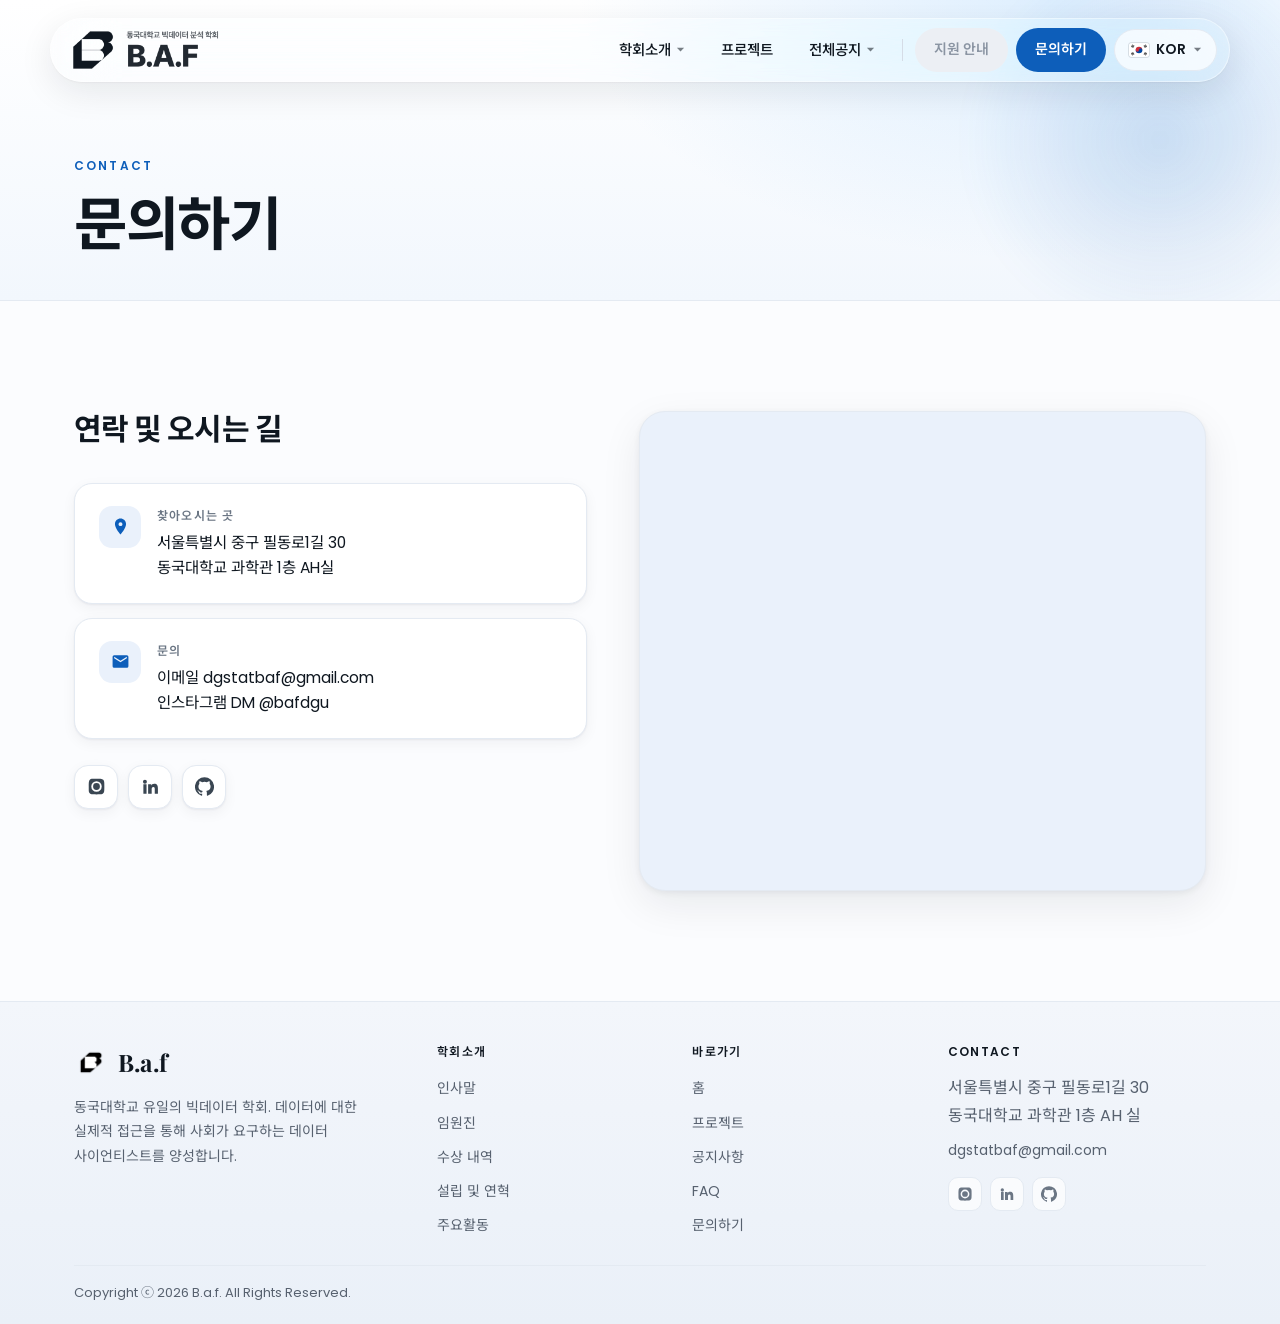
<file: contact.html>
<!DOCTYPE html>
<html lang="ko">
<head>
<meta charset="UTF-8">
<meta name="viewport" content="width=device-width, initial-scale=1">
<title>문의하기 | 비어플 B.a.f</title>
<meta name="description" content="비어플 가입 문의 및 협업 제안을 남겨주세요. 동국대학교 과학관 1층 AH 실.">
<link rel="icon" href="assets/favicon.png?v=2" type="image/png">
<link rel="preconnect" href="https://fonts.googleapis.com">
<link rel="preconnect" href="https://fonts.gstatic.com" crossorigin>
<link href="https://fonts.googleapis.com/css2?family=Noto+Sans+KR:wght@300;400;500;600;700&family=Playfair+Display:ital,wght@0,400;0,600;0,700;1,400&family=Poppins:wght@300;400;500;600;700&display=swap" rel="stylesheet">
<link rel="stylesheet" href="style.css?v=18">
<!-- 영어 사용자는 번역이 끝날 때까지 본문을 숨긴다 (i18n.js 가 해제, 실패해도 3초 뒤 표시) -->
<script>try{if(localStorage.getItem('baf-lang')==='eng'){var h=document.documentElement;h.classList.add('i18n-wait');setTimeout(function(){h.classList.remove('i18n-wait')},3000)}}catch(e){}</script>
<!-- Google Analytics (GA4) -->
<script async src="https://www.googletagmanager.com/gtag/js?id=G-QDEGRTZ1ZK"></script>
<script>
  window.dataLayer = window.dataLayer || [];
  function gtag(){dataLayer.push(arguments);}
  gtag('js', new Date());
  gtag('config', 'G-QDEGRTZ1ZK');
</script>
</head>
<body data-page="contact">
<a class="skip" href="#main" data-i18n>본문으로 건너뛰기</a>

<div class="nav-shell">
  <div class="nav-bar">
    <a class="brand" href="index.html">
      <img src="assets/logo-wordmark.png" alt="B.a.f · 동국대학교 빅데이터 분석 학회" data-i18n-attr="alt" width="149" height="42">
    </a>

    <button class="nav-toggle" id="navToggle" type="button" aria-label="메뉴 열기" data-i18n-attr="aria-label" aria-expanded="false" aria-controls="nav">
      <span></span><span></span><span></span>
    </button>

    <nav class="nav" id="nav" aria-label="주요 메뉴" data-i18n-attr="aria-label">
      <ul class="nav-list">
        <li class="nav-item has-sub">
          <a class="nav-link" data-page="about" href="about.html"><span data-i18n>학회소개</span>
            <svg class="nav-caret" viewBox="0 0 12 12" aria-hidden="true"><path d="M6 8.6 1.2 3.8h9.6z"/></svg>
          </a>
          <ul class="nav-sub">
            <li><a href="about.html#greeting" data-i18n>인사말</a></li>
            <li><a href="about.html#members" data-i18n>임원진</a></li>
            <li><a href="about.html#awards" data-i18n>수상 내역</a></li>
            <li><a href="about.html#history" data-i18n>설립 및 연혁</a></li>
            <li><a href="about.html#activities" data-i18n>주요활동</a></li>
          </ul>
        </li>
        <li class="nav-item"><a class="nav-link" data-page="archive" href="archive.html" data-i18n>프로젝트</a></li>
        <li class="nav-item has-sub">
          <a class="nav-link" data-page="notice" href="notice.html"><span data-i18n>전체공지</span>
            <svg class="nav-caret" viewBox="0 0 12 12" aria-hidden="true"><path d="M6 8.6 1.2 3.8h9.6z"/></svg>
          </a>
          <ul class="nav-sub">
            <li><a href="notice.html#notice" data-i18n>공지사항</a></li>
            <li><a href="notice.html#faq">FAQ</a></li>
          </ul>
        </li>
      </ul>

      <div class="nav-actions">
        <button class="btn btn--sm btn--off" type="button" id="applyBtn" disabled data-i18n>지원 안내</button>
        <a class="btn btn--ghost btn--sm" data-page="contact" href="contact.html" data-i18n>문의하기</a>
        <div class="lang" id="langSwitch"></div>
      </div>
    </nav>
  </div>
</div>

<main id="main">

  <section class="page-hero">
    <div class="page-hero-deco" aria-hidden="true"></div>
    <div class="wrap">
      <p class="eyebrow">Contact</p>
      <h1 class="page-hero-title" data-i18n="contact.title">문의하기</h1>
    </div>
  </section>

  <section class="section">
    <div class="wrap">
      <div class="contact-layout">

        <div >
          <h2 class="h-section" style="font-size:clamp(22px,2.6vw,30px)" data-i18n>연락 및 오시는 길</h2>

          <div class="info-list">
            <div class="info-item">
              <span class="info-icon"><svg viewBox="0 0 24 24" aria-hidden="true"><path d="M12 2C8.1 2 5 5.1 5 9c0 5.2 7 13 7 13s7-7.8 7-13c0-3.9-3.1-7-7-7zm0 9.5A2.5 2.5 0 1 1 12 6.5a2.5 2.5 0 0 1 0 5z"/></svg></span>
              <div>
                <h3 data-i18n>찾아오시는 곳</h3>
                <p data-i18n>서울특별시 중구 필동로1길 30<br>동국대학교 과학관 1층 AH실</p>
              </div>
            </div>

            <div class="info-item">
              <span class="info-icon"><svg viewBox="0 0 24 24" aria-hidden="true"><path d="M20 4H4a2 2 0 0 0-2 2v12a2 2 0 0 0 2 2h16a2 2 0 0 0 2-2V6a2 2 0 0 0-2-2zm0 4-8 5-8-5V6l8 5 8-5v2z"/></svg></span>
              <div>
                <h3 data-i18n>문의</h3>
                <p data-i18n>이메일 <a href="mailto:dgstatbaf@gmail.com">dgstatbaf@gmail.com</a><br>
                   인스타그램 DM <a href="https://www.instagram.com/bafdgu/" target="_blank" rel="noopener">@bafdgu</a></p>
              </div>
            </div>
          </div>

          <div class="socials">
            <a href="https://www.instagram.com/bafdgu/" target="_blank" rel="noopener" aria-label="Instagram">
                <svg viewBox="0 0 24 24" aria-hidden="true"><path d="M12 2.2c3.2 0 3.6 0 4.9.1 1.2.1 1.8.2 2.2.4.6.2 1 .5 1.4.9.4.4.7.8.9 1.4.2.4.4 1 .4 2.2.1 1.3.1 1.7.1 4.9s0 3.6-.1 4.9c-.1 1.2-.2 1.8-.4 2.2-.2.6-.5 1-.9 1.4-.4.4-.8.7-1.4.9-.4.2-1 .4-2.2.4-1.3.1-1.7.1-4.9.1s-3.6 0-4.9-.1c-1.2-.1-1.8-.2-2.2-.4-.6-.2-1-.5-1.4-.9-.4-.4-.7-.8-.9-1.4-.2-.4-.4-1-.4-2.2C2.2 15.6 2.2 15.2 2.2 12s0-3.6.1-4.9c.1-1.2.2-1.8.4-2.2.2-.6.5-1 .9-1.4.4-.4.8-.7 1.4-.9.4-.2 1-.4 2.2-.4C8.4 2.2 8.8 2.2 12 2.2zm0 3.2A6.6 6.6 0 1 0 18.6 12 6.6 6.6 0 0 0 12 5.4zm0 10.9A4.3 4.3 0 1 1 16.3 12 4.3 4.3 0 0 1 12 16.3zm6.8-11.1a1.5 1.5 0 1 1-1.5-1.5 1.5 1.5 0 0 1 1.5 1.5z"/></svg>
            </a>
            <a href="https://www.linkedin.com/company/dgu-baf/" target="_blank" rel="noopener" aria-label="LinkedIn">
                <svg viewBox="0 0 24 24" aria-hidden="true"><path d="M4.98 3.5a2.5 2.5 0 1 1 0 5 2.5 2.5 0 0 1 0-5zM3 9h4v12H3V9zm6 0h3.8v1.7h.05c.53-1 1.83-2.05 3.76-2.05 4.02 0 4.76 2.65 4.76 6.1V21h-4v-5.4c0-1.29-.02-2.95-1.8-2.95-1.8 0-2.08 1.4-2.08 2.86V21H9V9z"/></svg>
            </a>
            <a href="https://github.com/DGU-BAF" target="_blank" rel="noopener" aria-label="GitHub">
              <svg viewBox="0 0 24 24" aria-hidden="true"><path d="M12 .3a12 12 0 0 0-3.79 23.4c.6.11.82-.26.82-.58v-2.03c-3.34.72-4.04-1.61-4.04-1.61-.55-1.39-1.34-1.76-1.34-1.76-1.09-.75.08-.73.08-.73 1.2.08 1.84 1.24 1.84 1.24 1.07 1.83 2.81 1.3 3.5.99.11-.78.42-1.31.76-1.61-2.67-.3-5.47-1.33-5.47-5.93 0-1.31.47-2.38 1.24-3.22-.13-.3-.54-1.52.11-3.18 0 0 1.01-.32 3.3 1.23a11.5 11.5 0 0 1 6.01 0c2.29-1.55 3.3-1.23 3.3-1.23.65 1.66.24 2.88.12 3.18.77.84 1.23 1.91 1.23 3.22 0 4.61-2.8 5.62-5.48 5.92.43.37.81 1.1.81 2.22v3.29c0 .32.22.7.83.58A12 12 0 0 0 12 .3z"/></svg>
            </a>
          </div>
        </div>

        <div class="map-wrap">
          <iframe
            title="비어플 위치 — 동국대학교 과학관" data-i18n-attr="title,src"
            src="https://www.google.com/maps?q=%EB%8F%99%EA%B5%AD%EB%8C%80%ED%95%99%EA%B5%90%20%EA%B3%BC%ED%95%99%EA%B4%80&hl=ko&z=16&output=embed"
            loading="lazy" referrerpolicy="no-referrer-when-downgrade"></iframe>
        </div>

      </div>

    </div>
  </section>

</main>

<footer class="footer">
  <div class="wrap">
    <div class="footer-top">
      <div>
        <a class="brand" href="index.html">
          <img src="assets/logo.png" alt="B.a.f 로고" data-i18n-attr="alt" width="40" height="37">
          <span class="brand-text">B.a.f</span>
        </a>
        <p class="footer-desc" data-i18n>동국대학교 유일의 빅데이터 학회. 데이터에 대한 실제적 접근을 통해 사회가 요구하는 데이터 사이언티스트를 양성합니다.</p>
      </div>

      <div>
        <h4 data-i18n>학회소개</h4>
        <ul class="footer-links">
          <li><a href="about.html#greeting" data-i18n>인사말</a></li>
          <li><a href="about.html#members" data-i18n>임원진</a></li>
          <li><a href="about.html#awards" data-i18n>수상 내역</a></li>
          <li><a href="about.html#history" data-i18n>설립 및 연혁</a></li>
          <li><a href="about.html#activities" data-i18n>주요활동</a></li>
        </ul>
      </div>

      <div>
        <h4 data-i18n>바로가기</h4>
        <ul class="footer-links">
          <li><a href="index.html" data-i18n>홈</a></li>
          <li><a href="archive.html" data-i18n>프로젝트</a></li>
          <li><a href="notice.html#notice" data-i18n>공지사항</a></li>
          <li><a href="notice.html#faq">FAQ</a></li>
          <li><a href="contact.html" data-i18n>문의하기</a></li>
        </ul>
      </div>

      <div>
        <h4>Contact</h4>
        <ul class="footer-links">
          <li data-i18n>서울특별시 중구 필동로1길 30<br>동국대학교 과학관 1층 AH 실</li>
          <li><a href="mailto:dgstatbaf@gmail.com">dgstatbaf@gmail.com</a></li>
          <li class="footer-social">
            <a href="https://www.instagram.com/bafdgu/" target="_blank" rel="noopener" aria-label="Instagram">
              <svg viewBox="0 0 24 24" aria-hidden="true"><path d="M12 2.2c3.2 0 3.6 0 4.9.1 1.2.1 1.8.2 2.2.4.6.2 1 .5 1.4.9.4.4.7.8.9 1.4.2.4.4 1 .4 2.2.1 1.3.1 1.7.1 4.9s0 3.6-.1 4.9c-.1 1.2-.2 1.8-.4 2.2-.2.6-.5 1-.9 1.4-.4.4-.8.7-1.4.9-.4.2-1 .4-2.2.4-1.3.1-1.7.1-4.9.1s-3.6 0-4.9-.1c-1.2-.1-1.8-.2-2.2-.4-.6-.2-1-.5-1.4-.9-.4-.4-.7-.8-.9-1.4-.2-.4-.4-1-.4-2.2C2.2 15.6 2.2 15.2 2.2 12s0-3.6.1-4.9c.1-1.2.2-1.8.4-2.2.2-.6.5-1 .9-1.4.4-.4.8-.7 1.4-.9.4-.2 1-.4 2.2-.4C8.4 2.2 8.8 2.2 12 2.2zm0 3.2A6.6 6.6 0 1 0 18.6 12 6.6 6.6 0 0 0 12 5.4zm0 10.9A4.3 4.3 0 1 1 16.3 12 4.3 4.3 0 0 1 12 16.3zm6.8-11.1a1.5 1.5 0 1 1-1.5-1.5 1.5 1.5 0 0 1 1.5 1.5z"/></svg>
            </a>
            <a href="https://www.linkedin.com/company/dgu-baf/" target="_blank" rel="noopener" aria-label="LinkedIn">
              <svg viewBox="0 0 24 24" aria-hidden="true"><path d="M4.98 3.5a2.5 2.5 0 1 1 0 5 2.5 2.5 0 0 1 0-5zM3 9h4v12H3V9zm6 0h3.8v1.7h.05c.53-1 1.83-2.05 3.76-2.05 4.02 0 4.76 2.65 4.76 6.1V21h-4v-5.4c0-1.29-.02-2.95-1.8-2.95-1.8 0-2.08 1.4-2.08 2.86V21H9V9z"/></svg>
            </a>
            <a href="https://github.com/DGU-BAF" target="_blank" rel="noopener" aria-label="GitHub">
              <svg viewBox="0 0 24 24" aria-hidden="true"><path d="M12 .3a12 12 0 0 0-3.79 23.4c.6.11.82-.26.82-.58v-2.03c-3.34.72-4.04-1.61-4.04-1.61-.55-1.39-1.34-1.76-1.34-1.76-1.09-.75.08-.73.08-.73 1.2.08 1.84 1.24 1.84 1.24 1.07 1.83 2.81 1.3 3.5.99.11-.78.42-1.31.76-1.61-2.67-.3-5.47-1.33-5.47-5.93 0-1.31.47-2.38 1.24-3.22-.13-.3-.54-1.52.11-3.18 0 0 1.01-.32 3.3 1.23a11.5 11.5 0 0 1 6.01 0c2.29-1.55 3.3-1.23 3.3-1.23.65 1.66.24 2.88.12 3.18.77.84 1.23 1.91 1.23 3.22 0 4.61-2.8 5.62-5.48 5.92.43.37.81 1.1.81 2.22v3.29c0 .32.22.7.83.58A12 12 0 0 0 12 .3z"/></svg>
            </a>
          </li>
        </ul>
      </div>
    </div>

    <div class="footer-bottom">
      <p>Copyright ⓒ <span id="year">2025</span> B.a.f. All Rights Reserved.</p>
    </div>
  </div>
</footer>

<script src="i18n.js?v=4"></script>
<script src="supabase-config.js?v=2"></script>
<script src="script.js?v=17"></script>
</body>
</html>
</file>
<file: style.css>
/* ============================================================
   B.a.f — Dongguk University Big Data Association
   공통 스타일시트
   ============================================================ */

/* ---------- Tokens ---------- */
:root{
  --bg:#fbfcfe;
  --bg-alt:#f3f6fb;
  --surface:#ffffff;
  --ink:#0f1720;
  --ink-2:#3a4652;
  --muted:#6b7684;
  --blue:#0d5eba;
  --blue-2:#4da3ff;
  --blue-3:#8ec8ff;
  --tint:#eaf1fb;
  --line:#e4eaf2;
  --shadow-sm:0 1px 2px rgba(15,23,32,.05), 0 4px 14px rgba(15,23,32,.05);
  --shadow-md:0 2px 6px rgba(15,23,32,.06), 0 14px 40px rgba(15,23,32,.08);
  --shadow-lg:0 4px 12px rgba(13,94,186,.08), 0 24px 60px rgba(13,94,186,.12);
  --wrap:1180px;
  --nav-h:64px;
  --nav-top:18px;
  --r-sm:12px;
  --r-md:18px;
  --r-lg:26px;
  --sans:'Poppins','Noto Sans KR',-apple-system,BlinkMacSystemFont,'Segoe UI',sans-serif;
  --serif:'Playfair Display',Georgia,serif;
  --ease:cubic-bezier(.22,.61,.36,1);
}

/* ---------- Reset ---------- */
*,*::before,*::after{box-sizing:border-box}
html{-webkit-text-size-adjust:100%;scroll-behavior:smooth;scroll-padding-top:170px}
body{
  margin:0;
  font-family:var(--sans);
  font-size:16px;
  line-height:1.7;
  color:var(--ink-2);
  background:var(--bg);
  -webkit-font-smoothing:antialiased;
  overflow-x:hidden;
  word-break:keep-all;       /* 한국어 어절(공백) 단위로 줄바꿈 */
  overflow-wrap:break-word;  /* 긴 URL 등은 넘치지 않게 */
}
h1,h2,h3,h4,p,ul,ol,figure{margin:0}
ul,ol{padding:0;list-style:none}
img{max-width:100%;height:auto;display:block}
a{color:inherit;text-decoration:none}
button,input,textarea,select{font:inherit;color:inherit}
button{cursor:pointer;background:none;border:0;padding:0}
svg{display:block}
:focus-visible{outline:2px solid var(--blue);outline-offset:3px;border-radius:4px}

.skip{
  position:absolute;left:-9999px;top:0;z-index:999;
  background:var(--blue);color:#fff;padding:12px 20px;border-radius:0 0 var(--r-sm) 0;
}
.skip:focus{left:0}

/* ---------- Layout primitives ---------- */
.wrap{width:100%;max-width:var(--wrap);margin:0 auto;padding:0 24px}
.section{padding:110px 0}
.section--tight{padding:76px 0}
.section--flush{padding-top:36px}
.section--alt{background:var(--bg-alt)}
.section--tinted{background:linear-gradient(180deg,#fff 0%,var(--tint) 100%)}

.eyebrow{
  font-size:12px;font-weight:600;letter-spacing:.18em;text-transform:uppercase;
  color:var(--blue);margin-bottom:14px;
}
.h-section{
  font-size:clamp(26px,3.2vw,40px);line-height:1.32;font-weight:700;
  color:var(--ink);letter-spacing:-.02em;
}
.section-head{margin-bottom:52px}
.section-head--center{text-align:center}

.lead{font-size:clamp(17px,1.8vw,20px);line-height:1.85;color:var(--ink-2)}

/* ---------- Buttons ---------- */
.btn{
  display:inline-flex;align-items:center;justify-content:center;gap:8px;
  padding:13px 26px;border-radius:999px;font-size:15px;font-weight:600;
  transition:transform .25s var(--ease),box-shadow .25s var(--ease),background .25s var(--ease),color .25s var(--ease);
  white-space:nowrap;
}
.btn svg{width:16px;height:16px;fill:currentColor}
.btn--primary{background:var(--blue);color:#fff;box-shadow:0 6px 20px rgba(13,94,186,.28)}
.btn--primary:hover{transform:translateY(-2px);box-shadow:0 12px 30px rgba(13,94,186,.34)}
.btn--ghost{background:rgba(255,255,255,.72);color:var(--ink);border:1px solid var(--line);backdrop-filter:blur(8px)}
.btn--ghost:hover{transform:translateY(-2px);background:#fff;box-shadow:var(--shadow-sm)}
.btn--sm{padding:9px 18px;font-size:14px}
/* 지원을 받지 않는 상태 — 아무 반응 없는 회색 버튼 */
.btn--off,.btn--off:hover,.btn--off:focus{
  background:#eceff4;color:#8a94a2;border:1px solid transparent;
  box-shadow:none;transform:none;cursor:default;
}

/* ============================================================
   NAVIGATION — floating translucent pill
   ============================================================ */
.nav-shell{
  position:fixed;top:var(--nav-top);left:0;right:0;z-index:100;
  display:flex;justify-content:center;pointer-events:none;
  padding:0 16px;
}
.nav-bar{
  pointer-events:auto;
  width:100%;max-width:var(--wrap);
  height:var(--nav-h);
  display:flex;align-items:center;gap:20px;
  padding:0 12px 0 20px;
  border-radius:999px;
  background:rgba(255,255,255,.2);
  border:1px solid rgba(255,255,255,.44);
  box-shadow:0 1px 2px rgba(15,23,32,.04), 0 10px 34px rgba(15,23,32,.09);
  backdrop-filter:blur(30px) saturate(200%);
  -webkit-backdrop-filter:blur(30px) saturate(200%);
  transition:background .3s var(--ease),box-shadow .3s var(--ease),border-color .3s var(--ease);
}
.is-scrolled .nav-bar{
  background:rgba(255,255,255,.36);
  box-shadow:0 1px 2px rgba(15,23,32,.05), 0 14px 44px rgba(15,23,32,.12);
}
@supports not ((backdrop-filter:blur(1px)) or (-webkit-backdrop-filter:blur(1px))){
  .nav-bar{background:rgba(255,255,255,.86)}
}

.brand{display:flex;align-items:center;gap:10px;flex-shrink:0}
.brand img{width:34px;height:auto}
/* 네비게이션은 가로형 워드마크 */
.nav-bar .brand img{width:auto;height:42px}
.brand-text{
  font-family:var(--serif);font-size:21px;font-weight:700;color:var(--ink);letter-spacing:.01em;
}

.nav{margin-left:auto;display:flex;align-items:center;gap:24px}
.nav-actions{display:flex;align-items:center;gap:8px;position:relative}
.nav-actions::before{
  content:'';position:absolute;left:-13px;top:50%;transform:translateY(-50%);
  width:1px;height:22px;background:#d5dce6;
}
.nav-actions .btn--ghost.is-active{background:var(--blue);color:#fff;border-color:transparent}

/* 언어 선택 */
.lang{position:relative}
.lang-btn{
  display:inline-flex;align-items:center;gap:7px;
  padding:9px 14px;border-radius:999px;
  font-size:13.5px;font-weight:600;letter-spacing:.02em;color:var(--ink);
  background:rgba(255,255,255,.72);border:1px solid var(--line);
  transition:background .22s var(--ease),box-shadow .22s var(--ease);
}
.lang-btn:hover{background:#fff;box-shadow:var(--shadow-sm)}
.lang.is-open .nav-caret{transform:rotate(180deg)}
.flag{width:20px;height:14px;border-radius:3px;box-shadow:0 0 0 1px rgba(15,23,32,.12);flex-shrink:0}
.lang-menu{
  position:absolute;top:calc(100% + 12px);right:0;
  min-width:168px;padding:8px;
  background:rgba(255,255,255,.82);
  border:1px solid rgba(255,255,255,.8);
  border-radius:var(--r-md);
  box-shadow:var(--shadow-md);
  backdrop-filter:blur(20px) saturate(180%);
  -webkit-backdrop-filter:blur(20px) saturate(180%);
  opacity:0;visibility:hidden;transform:translateY(-6px);
  transition:opacity .22s var(--ease),transform .22s var(--ease),visibility .22s;
}
.lang.is-open .lang-menu{opacity:1;visibility:visible;transform:none}
.lang-menu button{
  display:flex;align-items:center;gap:10px;width:100%;
  padding:9px 12px;border-radius:10px;
  font-size:14px;font-weight:600;color:var(--ink-2);text-align:left;
  transition:background .18s,color .18s;
}
.lang-menu button small{margin-left:auto;font-size:12.5px;font-weight:400;color:var(--muted)}
.lang-menu button:hover{background:var(--tint);color:var(--blue)}
.lang-menu button[aria-checked="true"]{color:var(--blue)}

/* 영어 사용자가 번역 전 한국어를 잠깐 보지 않도록 (i18n.js 가 해제) */
.i18n-wait body{visibility:hidden}

/* 영어 모드: 한국어 제목 옆 영문 보조 표기는 번역된 제목과 겹치므로 숨긴다 */
html[lang="en"] .act-card-body h3 [data-i18n] + .en,
html[lang="en"] .row-title [data-i18n] + em,
html[lang="en"] .prof-photo figcaption em{display:none}
/* 영문 기간 배지는 길이가 제각각이라 폭을 맞춰 제목 시작선을 정렬한다 */
html[lang="en"] .rows .row-badge{min-width:132px}
html[lang="en"] .mat-item .row-badge{min-width:118px}

/* 지원 안내 팝오버 */
.nav-list{display:flex;align-items:center;gap:4px}
.nav-item{position:relative}
.nav-link{
  display:flex;align-items:center;gap:5px;
  padding:9px 16px;border-radius:999px;
  font-size:14.5px;font-weight:500;color:var(--ink);
  transition:background .22s var(--ease),color .22s var(--ease);
}
.nav-link:hover{background:rgba(13,94,186,.08);color:var(--blue)}
.nav-link.is-active{background:var(--blue);color:#fff}
.nav-link.is-active:hover{background:var(--blue);color:#fff}
.nav-caret{width:9px;height:9px;fill:currentColor;opacity:.55;transition:transform .25s var(--ease)}
.nav-item:hover .nav-caret{transform:rotate(180deg)}

.nav-sub{
  position:absolute;top:calc(100% + 12px);left:50%;transform:translateX(-50%) translateY(-6px);
  min-width:172px;padding:8px;
  background:rgba(255,255,255,.82);
  border:1px solid rgba(255,255,255,.8);
  border-radius:var(--r-md);
  box-shadow:var(--shadow-md);
  backdrop-filter:blur(20px) saturate(180%);
  -webkit-backdrop-filter:blur(20px) saturate(180%);
  opacity:0;visibility:hidden;
  transition:opacity .22s var(--ease),transform .22s var(--ease),visibility .22s;
}
.nav-sub::before{content:'';position:absolute;top:-12px;left:0;right:0;height:12px}
.nav-item:hover .nav-sub,.nav-item:focus-within .nav-sub{
  opacity:1;visibility:visible;transform:translateX(-50%) translateY(0);
}
.nav-sub a{
  display:block;padding:9px 14px;border-radius:10px;
  font-size:14px;color:var(--ink-2);transition:background .18s,color .18s;
}
.nav-sub a:hover{background:var(--tint);color:var(--blue)}

.nav-toggle{
  display:none;width:42px;height:42px;border-radius:999px;
  align-items:center;justify-content:center;flex-direction:column;gap:5px;
  margin-left:auto;
}
.nav-toggle span{
  display:block;width:18px;height:2px;border-radius:2px;background:var(--ink);
  transition:transform .3s var(--ease),opacity .2s var(--ease);
}
.nav-open .nav-toggle span:nth-child(1){transform:translateY(7px) rotate(45deg)}
.nav-open .nav-toggle span:nth-child(2){opacity:0}
.nav-open .nav-toggle span:nth-child(3){transform:translateY(-7px) rotate(-45deg)}

/* ============================================================
   HERO — particle network
   ============================================================ */
.hero{
  position:relative;
  min-height:min(100svh,860px);
  display:flex;align-items:center;
  padding:calc(var(--nav-h) + 80px) 0 90px;
  overflow:hidden;
  background:
    radial-gradient(900px 520px at 78% 8%, rgba(141,200,255,.30), transparent 62%),
    radial-gradient(760px 480px at 8% 88%, rgba(13,94,186,.13), transparent 60%),
    linear-gradient(170deg,#ffffff 0%,#f4f8fd 52%,#e9f1fb 100%);
}
#heroCanvas{position:absolute;inset:0;width:100%;height:100%;display:block}
.hero-inner{position:relative;z-index:2;text-align:center;width:100%}
/* 첫 화면 로드 시 요소가 하나씩 등장 */
.hero-inner > h1,
.hero-inner > .hero-type,
.hero-inner > .hero-desc,
.hero-inner > .hero-actions{animation:heroReveal .8s var(--ease) both}
.hero-inner > h1{animation-delay:.08s}
.hero-inner > .hero-type{animation-delay:.26s}
.hero-inner > .hero-desc{animation-delay:.44s}
.hero-inner > .hero-actions{animation-delay:.62s}
@keyframes heroReveal{from{opacity:0;transform:translateY(22px)}to{opacity:1;transform:none}}
.hero-kicker{
  display:inline-block;
  padding:7px 16px;border-radius:999px;
  background:rgba(255,255,255,.66);border:1px solid rgba(255,255,255,.85);
  backdrop-filter:blur(10px);-webkit-backdrop-filter:blur(10px);
  font-size:12.5px;font-weight:600;letter-spacing:.14em;text-transform:uppercase;color:var(--blue);
}
.hero-title{
  display:block;
  margin-top:26px;
  font-family:var(--serif);font-weight:400;font-style:italic;
  font-size:clamp(24px,3.4vw,40px);color:var(--muted);letter-spacing:.02em;
}
.hero-brand{
  display:block;
  font-family:var(--serif);font-weight:700;
  font-size:clamp(76px,15vw,190px);line-height:.92;letter-spacing:-.03em;
  background:linear-gradient(135deg,#0a3f80 0%,#0d5eba 42%,#4da3ff 100%);
  -webkit-background-clip:text;background-clip:text;color:transparent;
  margin:6px 0 4px;
}
/* 타이핑되는 태그라인 */
.hero-type{
  margin-top:20px;
  font-size:clamp(19px,2.6vw,32px);font-weight:600;letter-spacing:-.02em;
  color:var(--ink);line-height:1.4;
  min-height:1.4em;                 /* 글자 수가 바뀌어도 레이아웃이 흔들리지 않게 */
}
.hero-type-out{color:var(--blue)}
.hero-type-out::after{
  content:'';display:inline-block;
  width:.09em;height:.98em;margin-left:.08em;vertical-align:-.14em;
  background:var(--blue-2);border-radius:1px;
  animation:caret 1.05s steps(1) infinite;
}
@keyframes caret{50%{opacity:0}}

.hero-desc{
  max-width:56ch;margin:22px auto 0;
  font-size:clamp(15px,1.6vw,17.5px);line-height:1.85;color:var(--ink-2);
}
.hero-actions{display:flex;justify-content:center;gap:12px;margin-top:38px;flex-wrap:wrap}
/* ---------- Page hero (sub pages) ---------- */
.page-hero{
  position:relative;padding:calc(var(--nav-h) + 92px) 0 40px;
  background:
    radial-gradient(760px 420px at 82% 0%, rgba(141,200,255,.28), transparent 62%),
    linear-gradient(180deg,#ffffff 0%,#f2f7fd 100%);
  border-bottom:1px solid var(--line);
  overflow:hidden;
}
.page-hero .wrap{position:relative;z-index:1}
/* 제목 옆에 짧은 소개를 두는 페이지 헤더 */
.page-hero--split .wrap{
  display:grid;grid-template-columns:auto 1fr;gap:88px;align-items:end;
}
.page-hero-note{
  font-size:15.5px;line-height:1.85;color:var(--ink-2);max-width:40em;padding-bottom:6px;
}
.page-hero-note strong{font-weight:700;color:var(--ink)}

.page-hero-title{
  font-size:clamp(34px,5vw,58px);font-weight:700;letter-spacing:-.025em;color:var(--ink);line-height:1.2;
}
.page-hero-deco{
  position:absolute;right:-90px;top:-70px;width:420px;height:420px;
  background:radial-gradient(circle,rgba(13,94,186,.16),transparent 66%);
  border-radius:50%;filter:blur(12px);pointer-events:none;
}

/* ---------- Breadcrumb / sub tabs ---------- */
.subtabs{
  position:sticky;top:calc(var(--nav-top) + var(--nav-h) + 10px);z-index:40;
  display:flex;justify-content:center;padding:8px 16px 0;
  pointer-events:none;
}
.subtabs-inner{
  position:relative;pointer-events:auto;
  padding:6px;border-radius:999px;
  background:rgba(255,255,255,.6);border:1px solid rgba(255,255,255,.75);
  box-shadow:var(--shadow-sm);
  backdrop-filter:blur(18px) saturate(180%);-webkit-backdrop-filter:blur(18px) saturate(180%);
  max-width:100%;
}
.subtabs-scroll{
  display:flex;gap:4px;
  overflow-x:auto;max-width:100%;scrollbar-width:none;
}
.subtabs-scroll::-webkit-scrollbar{display:none}

/* 알약 위쪽 테두리를 따라가는 스크롤 진행 바 */
.subtabs-progress{
  position:absolute;top:-1px;left:18px;right:18px;height:3px;
  border-radius:999px;background:rgba(13,94,186,.14);overflow:hidden;
}
.subtabs-progress i{
  display:block;height:100%;width:0;border-radius:999px;
  background:linear-gradient(90deg,var(--blue),var(--blue-2));
}
.subtabs a{
  padding:9px 18px;border-radius:999px;font-size:14px;font-weight:500;color:var(--muted);
  white-space:nowrap;transition:background .2s,color .2s;
}
.subtabs a:hover{color:var(--blue);background:rgba(13,94,186,.07)}
.subtabs a.is-active{background:var(--blue);color:#fff}

/* ---------- Cards & grids ---------- */
.grid{display:grid;gap:22px}
.grid-2{grid-template-columns:repeat(2,1fr)}
.grid-5{grid-template-columns:repeat(5,1fr)}

.card{
  background:var(--surface);border:1px solid var(--line);border-radius:var(--r-lg);
  padding:30px;box-shadow:var(--shadow-sm);
  transition:transform .32s var(--ease),box-shadow .32s var(--ease),border-color .32s var(--ease);
}
.card:hover{transform:translateY(-4px);box-shadow:var(--shadow-md);border-color:#d3e2f5}
.card h3{font-size:18px;font-weight:600;color:var(--ink);margin-bottom:10px}
.card p{font-size:14.5px;color:var(--muted);line-height:1.75}
.card h3 .en{
  display:block;margin-top:4px;
  font-size:12px;font-weight:500;letter-spacing:.06em;color:var(--muted);
}

/* 섹션 안의 소제목 */
.sub-label{
  margin-bottom:18px;
  font-size:13px;font-weight:600;letter-spacing:.06em;color:var(--ink);
}
.row-title em{
  font-style:normal;margin-left:8px;
  font-size:12px;font-weight:500;letter-spacing:.06em;color:var(--muted);
}

/* activity cards with photo */
.act-card{
  position:relative;display:flex;flex-direction:column;border-radius:var(--r-lg);
  background:var(--surface);border:1px solid var(--line);box-shadow:var(--shadow-sm);
  transition:transform .32s var(--ease),box-shadow .32s var(--ease),border-color .32s var(--ease);
}
.act-card:hover{transform:translateY(-5px);box-shadow:var(--shadow-lg);border-color:#cfe0f6}
.act-card figure{
  position:relative;margin:0;aspect-ratio:4/2.9;overflow:hidden;background:var(--tint);
  border-radius:calc(var(--r-lg) - 1px) calc(var(--r-lg) - 1px) 0 0;
}
.act-period{
  position:absolute;left:12px;top:12px;
  padding:6px 12px;border-radius:999px;
  background:rgba(255,255,255,.86);
  backdrop-filter:blur(10px);-webkit-backdrop-filter:blur(10px);
  font-size:12px;font-weight:600;color:var(--ink);white-space:nowrap;
}
.act-card img{width:100%;height:100%;object-fit:cover;transition:transform .6s var(--ease)}
.act-card:hover img{transform:scale(1.06)}
.act-card-body{position:relative;flex:1;padding:18px 20px 22px}
/* 카드가 링크임을 알리는 화살표 */
.act-card-body::after{
  content:'';position:absolute;right:20px;bottom:26px;
  width:7px;height:7px;
  border-top:2px solid #cfd8e4;border-right:2px solid #cfd8e4;
  transform:rotate(45deg);
  transition:border-color .25s var(--ease),transform .25s var(--ease);
}
.act-card:hover .act-card-body::after{border-color:var(--blue);transform:rotate(45deg) translate(2px,-2px)}
.act-card-num{
  font-family:var(--serif);font-size:13px;font-weight:600;color:var(--blue-2);letter-spacing:.1em;
}
.act-card-body h3{
  margin:6px 0 0;font-size:18.5px;font-weight:700;color:var(--ink);letter-spacing:-.02em;
  transition:color .25s var(--ease);
}
.act-card:hover .act-card-body h3{color:var(--blue)}
.act-card-body .en{display:block;font-size:11.5px;font-weight:500;color:var(--muted);letter-spacing:.09em;text-transform:uppercase;margin-top:5px}
.act-side{
  display:inline-block;margin-top:10px;padding:4px 10px;border-radius:999px;
  background:rgba(13,94,186,.09);color:var(--blue);font-size:11.5px;font-weight:600;
}

/* 주요활동 상단 연간 타임라인 (카드와 열 정렬) */
.act-timeline{
  position:relative;
  display:grid;grid-template-columns:repeat(5,1fr);gap:22px;
  margin-bottom:30px;
}
.act-timeline::before{
  content:'';position:absolute;top:10px;left:10%;right:10%;height:2px;
  background:linear-gradient(90deg,var(--blue-3),var(--blue),var(--blue-3));opacity:.55;
}
.act-tl-node{position:relative;display:flex;flex-direction:column;align-items:center;gap:10px}
.act-tl-dot{
  width:20px;height:20px;border-radius:50%;
  background:#fff;border:3px solid var(--blue);
  box-shadow:0 2px 8px rgba(13,94,186,.28);
}
.act-tl-period{font-size:12.5px;font-weight:600;color:var(--blue)}

/* 연간 흐름을 보여주는 카드 사이 화살표 */
.act-flow .act-card::after{
  content:'';position:absolute;right:-17px;top:50%;z-index:2;
  width:8px;height:8px;
  border-top:2px solid var(--blue-3);border-right:2px solid var(--blue-3);
  transform:translateY(-50%) rotate(45deg);
}
.act-flow .act-card:last-child::after{display:none}

/* 학회원 지원 — 3개 카테고리 */
.support-cats{display:grid;grid-template-columns:repeat(3,1fr);gap:24px}
.cat{
  display:flex;flex-direction:column;align-items:center;text-align:center;
  padding:46px 34px 40px;border-radius:var(--r-lg);
  background:#fff;border:1px solid var(--line);box-shadow:var(--shadow-sm);
  transition:transform .28s var(--ease),box-shadow .28s var(--ease);
}
.cat:hover{transform:translateY(-3px);box-shadow:var(--shadow-md)}
.cat-icon{
  width:88px;height:88px;border-radius:50%;display:grid;place-items:center;
  background:#eef3fb;color:var(--blue);
}
.cat-icon svg{width:36px;height:36px}
.cat-num{
  display:block;margin-top:24px;
  font-size:13px;font-weight:700;letter-spacing:.12em;color:var(--blue-2);
}
.cat-head h3{margin-top:8px;font-size:23px;font-weight:700;color:var(--ink);letter-spacing:-.01em}
.cat-head h3::after{
  content:'';display:block;width:34px;height:2px;margin:16px auto 0;
  background:var(--blue-3);
}
.cat-head p{margin-top:18px;font-size:15px;line-height:1.75;color:var(--muted)}
.cat-list{
  width:100%;display:grid;gap:11px;margin-top:28px;padding-top:28px;
  border-top:1px solid var(--line);text-align:left;
}
.cat-list li{
  position:relative;padding-left:18px;
  font-size:15px;font-weight:500;color:var(--ink-2);line-height:1.5;
}
.cat-list li::before{
  content:'';position:absolute;left:0;top:8px;
  width:6px;height:6px;border-radius:50%;background:var(--blue-2);
}

/* ---------- Timeline ---------- */
.timeline{position:relative;padding-left:0}
.timeline::before{
  content:'';position:absolute;left:120px;top:8px;bottom:8px;width:2px;
  background:linear-gradient(180deg,var(--blue-2),var(--tint));
}
.tl-item{position:relative;display:grid;grid-template-columns:100px 1fr;gap:40px;padding-bottom:38px}
.tl-year{
  font-family:var(--serif);font-size:24px;font-weight:700;color:var(--ink);
  text-align:right;padding-top:2px;letter-spacing:-.01em;
}
.tl-body{position:relative;padding-left:6px}
.tl-body::before{
  content:'';position:absolute;left:-27px;top:11px;width:11px;height:11px;border-radius:50%;
  background:#fff;border:2.5px solid var(--blue);box-shadow:0 0 0 4px rgba(13,94,186,.1);
}
.tl-body li{
  position:relative;padding:9px 0 9px 18px;font-size:15px;color:var(--ink-2);
}
.tl-body li::before{
  content:'';position:absolute;left:0;top:18px;width:6px;height:1.5px;background:var(--blue-3);
}
.tl-badge{
  display:inline-block;margin-left:8px;padding:2px 9px;border-radius:999px;
  background:var(--tint);color:var(--blue);font-size:11.5px;font-weight:600;vertical-align:middle;
}

/* ---------- Members ---------- */
.gen-tabs{display:flex;flex-wrap:wrap;gap:8px;margin-bottom:34px}
.gen-tab{
  padding:9px 18px;border-radius:999px;border:1px solid var(--line);background:#fff;
  font-size:14px;font-weight:500;color:var(--muted);
  transition:all .22s var(--ease);
}
.gen-tab:hover{border-color:var(--blue-3);color:var(--blue)}
.gen-tab.is-active{background:var(--blue);border-color:var(--blue);color:#fff;box-shadow:0 6px 18px rgba(13,94,186,.25)}

.member-grid{display:grid;grid-template-columns:repeat(auto-fill,minmax(190px,1fr));gap:18px}
.member{
  display:flex;align-items:center;gap:14px;padding:18px 20px;
  background:#fff;border:1px solid var(--line);border-radius:var(--r-md);
  box-shadow:var(--shadow-sm);
  transition:transform .28s var(--ease),box-shadow .28s var(--ease);
}
.member:hover{transform:translateY(-3px);box-shadow:var(--shadow-md)}
.avatar{
  flex-shrink:0;width:48px;height:48px;border-radius:50%;
  display:grid;place-items:center;
  font-family:var(--serif);font-size:19px;font-weight:700;color:#fff;
  background:linear-gradient(135deg,var(--blue) 0%,var(--blue-2) 100%);
}
.member-role,.member-name{display:block}
.member-role{font-size:12px;font-weight:600;color:var(--blue);letter-spacing:.03em}
.member-name{font-size:16px;font-weight:600;color:var(--ink);line-height:1.4}
.face{
  flex-shrink:0;width:48px;height:48px;border-radius:50%;
  object-fit:cover;object-position:center top;background:var(--tint);
}

/* 인사말 — 임원진 한마디 */
.quote-grid{display:grid;grid-template-columns:1fr 1fr;gap:16px}
.qrow{
  margin:0;display:grid;grid-template-columns:auto 1fr;gap:20px;align-items:center;
  padding:20px 24px;border-radius:var(--r-lg);
  background:#fff;border:1px solid var(--line);box-shadow:var(--shadow-sm);
  transition:transform .28s var(--ease),box-shadow .28s var(--ease),border-color .28s var(--ease);
}
.qrow:hover{transform:translateY(-3px);box-shadow:var(--shadow-md);border-color:#d3e2f5}
.qrow img,.qrow-blank{
  width:88px;height:88px;border-radius:20px;flex-shrink:0;
  object-fit:cover;object-position:center 18%;background:var(--tint);
}
.qrow-blank{
  display:grid;place-items:center;
  background:linear-gradient(135deg,var(--tint),#dceafa);
  font-family:var(--serif);font-size:32px;font-weight:700;color:var(--blue-2);
}
.qrow figcaption{min-width:0}
.qrow-role{font-size:12px;font-weight:600;color:var(--blue);letter-spacing:.02em}
.qrow-name{display:block;margin-top:2px;font-size:17.5px;font-weight:700;color:var(--ink);letter-spacing:-.015em}
.qrow p{
  margin-top:9px;padding-left:13px;border-left:2px solid var(--blue-3);
  font-size:14.5px;line-height:1.7;color:var(--ink-2);
}
.qrow p.qrow-todo{color:var(--muted);border-left-color:var(--line)}

/* 담당교수 카드 */
.prof-card{
  display:grid;grid-template-columns:230px 1fr;gap:44px;align-items:start;
  padding:44px;border-radius:var(--r-lg);
  background:linear-gradient(135deg,#fff 0%,#f6faff 100%);
  border:1px solid var(--line);box-shadow:var(--shadow-md);
}
.prof-photo{margin:0}
.prof-photo img{
  width:100%;aspect-ratio:230/294;object-fit:cover;object-position:center top;
  border-radius:var(--r-md);background:var(--tint);
  box-shadow:0 10px 30px rgba(13,94,186,.14);
}
.prof-photo figcaption{margin-top:18px;text-align:center}
.prof-photo figcaption span{
  display:block;font-size:11.5px;font-weight:600;letter-spacing:.14em;
  text-transform:uppercase;color:var(--blue);
}
.prof-photo figcaption b{display:block;margin-top:6px;font-size:21px;font-weight:700;color:var(--ink)}
.prof-photo figcaption em{display:block;margin-top:3px;font-style:normal;font-size:12.5px;color:var(--muted)}
.prof-body p + p{margin-top:16px}

.prof-cred{margin:32px 0 0;padding-top:26px;border-top:1px solid var(--line);display:grid;gap:18px}
.prof-cred > div{display:grid;grid-template-columns:110px 1fr;gap:20px;align-items:start}
.prof-cred dt{font-size:12px;font-weight:600;letter-spacing:.1em;color:var(--blue);padding-top:2px}
.prof-cred dd{margin:0}
.prof-cred dd span{display:block;font-size:14.5px;color:var(--ink-2);line-height:1.75}

.prof-papers{margin-top:26px;padding-top:22px;border-top:1px solid var(--line)}
.prof-papers h4{
  font-size:12px;font-weight:600;letter-spacing:.1em;color:var(--blue);margin-bottom:14px;
}
.prof-papers ol{padding-left:20px;list-style:decimal;display:grid;gap:12px}
.prof-papers li{font-size:13.5px;line-height:1.7;color:var(--muted)}
.prof-papers li i{font-style:italic}

/* ---------- Filters / list rows ---------- */
.toolbar{display:flex;flex-wrap:wrap;gap:14px;align-items:center;justify-content:space-between;margin-bottom:30px}
.chips{display:flex;flex-wrap:wrap;gap:8px}
.chip{
  padding:8px 17px;border-radius:999px;border:1px solid var(--line);background:#fff;
  font-size:13.5px;font-weight:500;color:var(--muted);transition:all .22s var(--ease);
}
.chip:hover{border-color:var(--blue-3);color:var(--blue)}
.chip.is-active{background:var(--blue);border-color:var(--blue);color:#fff}

/* 정규 프로젝트의 학기·도메인 필터 (분류 버튼 바로 아래) */
.subfilters{
  display:grid;gap:10px;margin:-14px 0 26px;padding:14px 16px;
  background:var(--surface);border:1px solid var(--line);border-radius:var(--r-sm);
}
.subfilters[hidden]{display:none}
.subfilter{display:flex;flex-wrap:wrap;align-items:center;gap:6px}
.subfilter-label{flex:0 0 52px;font-size:12.5px;font-weight:700;color:var(--muted)}
.chip--sm{padding:5px 12px;font-size:12.5px}
@media (max-width:620px){
  .subfilters{margin-top:-6px;padding:12px}
  .subfilter-label{flex-basis:100%}
}

.search{
  position:relative;display:flex;align-items:center;
  background:#fff;border:1px solid var(--line);border-radius:999px;padding:0 18px;
  min-width:250px;transition:border-color .22s,box-shadow .22s;
}
.search:focus-within{border-color:var(--blue-3);box-shadow:0 0 0 4px rgba(13,94,186,.08)}
.search svg{width:16px;height:16px;fill:var(--muted);flex-shrink:0}
.search input{border:0;background:none;outline:none;padding:11px 10px;width:100%;font-size:14.5px}
/* 터치 기기: 16px 보다 작은 입력칸은 iOS 사파리가 누를 때 화면을 확대한다 */
@media (pointer:coarse){
  .search input,.pdf-lock-row input{font-size:16px}
}

.rows{border-top:1px solid var(--line)}
.row{
  display:flex;align-items:flex-start;gap:18px;
  padding:22px 8px;border-bottom:1px solid var(--line);
  transition:background .22s var(--ease);
}
.row:hover{background:rgba(13,94,186,.03)}
.row-badge{
  flex-shrink:0;min-width:88px;text-align:center;
  padding:5px 11px;border-radius:999px;
  background:var(--tint);color:var(--blue);font-size:12px;font-weight:600;
}
.row-badge--hot{background:#fff0ec;color:#d9480f}
.row-badge--side{background:#eef6f1;color:#0f7a4d}
.row--side{background:linear-gradient(90deg,rgba(15,122,77,.04),transparent 60%)}
.row--side .row-title{color:var(--ink-2)}
.row-main{flex:1;min-width:0}
.row-title{font-size:16px;font-weight:600;color:var(--ink);line-height:1.55}
.row-meta{margin-top:6px;font-size:13px;color:var(--muted);display:flex;flex-wrap:wrap;gap:6px 14px}
.row-desc{margin-top:8px;font-size:14.5px;color:var(--muted);line-height:1.7}
.row-file{color:var(--blue);font-weight:600;text-decoration:underline}

/* 수상 등급 색 강조 (대상=골드, 최우수상=블루, 우수상=하늘, 그 외=회색) */
.prize{font-weight:700}
.prize--gold{color:#b7791f}
.prize--blue{color:var(--blue)}
.prize--sky{color:#3aa0e0}
.prize--gray{color:var(--muted)}
.tags{display:flex;flex-wrap:wrap;gap:6px;margin-top:12px}
.tag{
  padding:4px 10px;border-radius:8px;background:var(--bg-alt);border:1px solid var(--line);
  font-size:12px;color:var(--ink-2);
}
.empty{padding:60px 0;text-align:center;color:var(--muted);font-size:15px}

/* ---------- 자료실 아코디언 ---------- */
.mat-list{display:grid;gap:10px}
.mat-item{
  background:var(--surface);border:1px solid var(--line);border-radius:var(--r-md);
  box-shadow:var(--shadow-sm);overflow:hidden;
  transition:border-color .22s var(--ease),box-shadow .22s var(--ease);
}
.mat-item:hover{border-color:#d3e2f5}
.mat-item[open]{border-color:#d3e2f5;box-shadow:var(--shadow-md)}
.mat-item summary{
  display:flex;align-items:center;gap:16px;
  padding:18px 24px;cursor:pointer;list-style:none;
}
.mat-item summary::-webkit-details-marker{display:none}
.mat-title{flex:1;font-size:16px;font-weight:600;color:var(--ink);line-height:1.5}
/* 오른쪽 배지 묶음: 학기 · 도메인 */
.mat-meta{display:flex;flex-wrap:wrap;justify-content:flex-end;gap:6px;flex-shrink:0}
.mat-meta .row-badge{white-space:nowrap}
/* 도메인 배지 색 — 도메인마다 다르게 (script.js 의 DOMAIN_CLS) */
.dom--finance{background:#fff3dc;color:#9a5b00}
.dom--marketing{background:#fde7f1;color:#b4235f}
.dom--society{background:#efe9fc;color:#6d3fc0}
.dom--sports{background:#fdeaea;color:#c0262d}
.dom--health{background:#e1f5f3;color:#0f766e}
.dom--env{background:#e6f5e9;color:#237a3b}
.dom--etc{background:#eef0f3;color:#56606d}
.mat-item summary::after{
  content:'';flex-shrink:0;width:9px;height:9px;
  border-right:2px solid var(--muted);border-bottom:2px solid var(--muted);
  transform:rotate(45deg) translate(-2px,-2px);transition:transform .25s var(--ease);
}
.mat-item[open] summary::after{transform:rotate(-135deg)}

.mat-body{padding:2px 24px 24px}
.mat-summary{
  padding-bottom:18px;margin-bottom:4px;border-bottom:1px solid var(--line);
  font-size:15.5px;line-height:1.75;color:var(--ink);font-weight:500;
  white-space:pre-line;
}
.mat-block{padding-top:18px}
.mat-block h4{
  font-size:11.5px;font-weight:700;letter-spacing:.1em;text-transform:uppercase;
  color:var(--blue);margin-bottom:7px;
}
.mat-block p{font-size:14.5px;line-height:1.8;color:var(--ink-2);white-space:pre-line}
.mat-output{margin:0}
.mat-output img{
  width:100%;max-width:560px;border-radius:var(--r-sm);
  border:1px solid var(--line);background:var(--bg-alt);
}
.mat-output figcaption{margin-top:8px;font-size:13px;color:var(--muted)}
.mat-body .tags{margin-top:20px}
.mat-file{
  display:inline-block;margin-top:18px;padding:9px 18px;border-radius:999px;
  background:var(--tint);color:var(--blue);font-size:13.5px;font-weight:600;
}
.mat-file:hover{background:#dfeafa}

/* PDF 뷰어 (항목을 펼치면 script.js 가 쪽을 그린다) */
.pdf-viewer{
  margin-top:18px;border:1px solid var(--line);border-radius:var(--r-sm);
  background:var(--bg-alt);overflow:hidden;
}
.pdf-bar{
  display:flex;flex-wrap:wrap;align-items:center;justify-content:space-between;gap:8px 16px;
  padding:10px 14px;background:var(--surface);border-bottom:1px solid var(--line);
  font-size:13px;color:var(--muted);
}
.pdf-status{font-variant-numeric:tabular-nums}
.pdf-links{display:flex;gap:16px}
.pdf-links a{color:var(--blue);font-weight:600}
.pdf-links a:hover{text-decoration:underline}
.pdf-pages{
  position:relative;padding:12px;
  max-height:min(78vh,780px);overflow-y:auto;
}
.pdf-pages:empty{min-height:180px}
/* 쪽 상자 높이는 aspect-ratio 로만 정하고, 그림은 그 위에 겹친다 (그리기 전·지운 뒤에도 자리가 그대로) */
.pdf-page{position:relative;background:#fff;border-radius:6px;box-shadow:var(--shadow-sm);overflow:hidden}
.pdf-page + .pdf-page{margin-top:10px}
.pdf-page canvas{position:absolute;inset:0;width:100%;height:100%}
.pdf-viewer.is-error .pdf-pages{display:none}

/* 학회원 잠금: 잠겨 있으면 비밀번호 칸만, 풀리면 뷰어만 보인다 */
.pdf-viewer.is-locked .pdf-bar,
.pdf-viewer.is-locked .pdf-pages{display:none}
.pdf-viewer:not(.is-locked) .pdf-lock{display:none}
.pdf-lock{padding:26px 20px;text-align:center;background:var(--surface)}
.pdf-lock-msg{font-size:14px;color:var(--ink-2);margin:0 0 14px}
.pdf-lock-row{display:flex;justify-content:center;gap:8px}
.pdf-lock-row input{
  width:min(260px,100%);padding:9px 16px;border:1px solid var(--line);border-radius:999px;
  background:var(--bg-alt);color:var(--ink);font:inherit;font-size:14px;
}
.pdf-lock-row input:focus{outline:2px solid var(--blue);outline-offset:1px}
.pdf-lock-error{margin:10px 0 0;font-size:13px;color:#c62828}
.pdf-lock-btn{background:none;border:0;padding:0;font:inherit;font-weight:600;color:var(--muted);cursor:pointer}
.pdf-lock-btn:hover{color:var(--ink-2);text-decoration:underline}

@media (max-width:620px){
  /* 휴대폰: 윗줄 왼쪽에 분류, 오른쪽에 학기·도메인 / 아랫줄에 제목 */
  .mat-item summary{flex-wrap:wrap;gap:8px;padding:16px 44px 16px 18px;position:relative}
  .mat-item summary > .row-badge{margin-right:auto}
  /* 학기·도메인 배지는 글자 폭만큼만 — 폭 360px 휴대폰에서도 분류 배지와 한 줄에 놓이게 (넓히면 둘째 줄로 밀린다) */
  .mat-meta .row-badge{min-width:0;padding:5px 9px}
  /* 펼침 화살표는 줄바꿈에 끼지 않게 오른쪽 위에 고정한다 */
  .mat-item summary::after{position:absolute;right:20px;top:25px}
  html[lang="en"] .mat-item .row-badge{min-width:0}
  .mat-item summary .mat-title{order:1;flex-basis:100%}
  .mat-body{padding:2px 16px 20px}
  .pdf-bar{padding:9px 12px}
  .pdf-pages{padding:8px;max-height:72vh}
  .pdf-page + .pdf-page{margin-top:8px}
  .pdf-lock{padding:20px 14px}
  .pdf-lock-row{flex-direction:column;align-items:stretch}
  .pdf-lock-row input{width:100%}
}

/* ---------- 공지 아코디언 ---------- */
.notice-item{
  background:var(--surface);border:1px solid var(--line);border-radius:var(--r-md);
  box-shadow:var(--shadow-sm);overflow:hidden;
  transition:border-color .22s var(--ease),box-shadow .22s var(--ease);
}
.notice-item + .notice-item{margin-top:10px}
.notice-item:hover{border-color:#d3e2f5}
.notice-item[open]{border-color:#d3e2f5;box-shadow:var(--shadow-md)}
.notice-item summary{
  display:flex;align-items:center;gap:16px;
  padding:18px 24px;cursor:pointer;list-style:none;
}
.notice-item summary::-webkit-details-marker{display:none}
.notice-title{flex:1;font-size:16px;font-weight:600;color:var(--ink);line-height:1.5}
.notice-item summary::after{
  content:'';flex-shrink:0;
  width:9px;height:9px;
  border-right:2px solid var(--muted);border-bottom:2px solid var(--muted);
  transform:rotate(45deg) translate(-2px,-2px);transition:transform .25s var(--ease);
}
.notice-item[open] summary::after{transform:rotate(-135deg)}
.notice-body{
  padding:4px 24px 24px 24px;
  font-size:14.5px;line-height:1.9;color:var(--ink-2);
  white-space:pre-line;          /* 원문 줄바꿈 유지 */
  word-break:break-word;
}
.notice-body a{color:var(--blue);text-decoration:underline;overflow-wrap:anywhere}

/* ---------- 페이지 넘김 ---------- */
.pager{display:flex;justify-content:center;align-items:center;gap:6px;margin-top:32px}
.pager:empty{display:none}
.pager button{
  min-width:38px;height:38px;padding:0 12px;border-radius:12px;
  border:1px solid var(--line);background:#fff;
  font-size:14px;font-weight:500;color:var(--ink-2);
  transition:all .2s var(--ease);
}
.pager button:hover:not(:disabled){border-color:var(--blue-3);color:var(--blue)}
.pager button:disabled{opacity:.35;cursor:default}
.pager .pager-num.is-active{
  background:var(--blue);border-color:var(--blue);color:#fff;font-weight:600;
  box-shadow:0 4px 14px rgba(13,94,186,.24);
}
.pager .pager-btn{font-size:17px;line-height:1}

/* ---------- FAQ 아코디언 ---------- */
.faq{display:grid;gap:12px}
.faq-item{
  background:var(--surface);border:1px solid var(--line);border-radius:var(--r-md);
  box-shadow:var(--shadow-sm);overflow:hidden;
  transition:border-color .22s var(--ease),box-shadow .22s var(--ease);
}
.faq-item:hover{border-color:#d3e2f5}
.faq-item[open]{border-color:#d3e2f5;box-shadow:var(--shadow-md)}
.faq-item summary{
  display:flex;align-items:flex-start;gap:14px;
  padding:22px 26px;cursor:pointer;list-style:none;
  font-size:16.5px;font-weight:600;color:var(--ink);line-height:1.55;
}
.faq-item summary::-webkit-details-marker{display:none}
.faq-item summary::before{
  content:'Q';flex-shrink:0;
  width:26px;height:26px;border-radius:50%;
  display:grid;place-items:center;
  background:var(--tint);color:var(--blue);
  font-size:13px;font-weight:700;
}
.faq-item summary::after{
  content:'';flex-shrink:0;margin-left:auto;margin-top:8px;
  width:9px;height:9px;
  border-right:2px solid var(--muted);border-bottom:2px solid var(--muted);
  transform:rotate(45deg);transition:transform .25s var(--ease);
}
.faq-item[open] summary::after{transform:rotate(-135deg)}
.faq-item > p{
  margin:0;padding:0 26px 24px 66px;
  font-size:15px;line-height:1.85;color:var(--ink-2);
  white-space:pre-line;   /* 관리자 페이지에서 입력한 줄바꿈을 살린다 */
}

/* 공지·FAQ가 딱 펴지지 않고 아래로 부드럽게 펼쳐지도록 */
:root{interpolate-size:allow-keywords}
.notice-item::details-content,
.faq-item::details-content{
  height:0;overflow:clip;opacity:0;
  transition:height .32s var(--ease),opacity .28s var(--ease),content-visibility .32s allow-discrete;
}
.notice-item[open]::details-content,
.faq-item[open]::details-content{height:auto;opacity:1}
/* 다른 항목을 펼쳐 이 항목이 자동으로 접힐 때는 바로 접는다 (script.js singleOpenDetails) */
.notice-item.no-anim::details-content,
.faq-item.no-anim::details-content{transition:none}

.notice-cta{
  margin-top:16px;padding:20px 24px;border-radius:var(--r-md);
  background:var(--tint);border:1px solid #d5e5f8;
  font-size:14.5px;color:var(--ink-2);
}

/* ---------- 홈: 흐르는 수상 내역 ---------- */
.awards-marquee{overflow:hidden}
.mq{
  display:grid;gap:14px;margin-top:8px;
  /* 좌우 끝을 흐리게 해 흘러 들어오고 나가는 느낌을 준다 */
  -webkit-mask-image:linear-gradient(90deg,transparent,#000 13%,#000 87%,transparent);
  mask-image:linear-gradient(90deg,transparent,#000 13%,#000 87%,transparent);
}
.mq-row{overflow:hidden}
.mq-track{
  display:flex;align-items:center;gap:14px;width:max-content;
  animation-name:mqSlide;animation-timing-function:linear;animation-iteration-count:infinite;
}
@keyframes mqSlide{from{transform:translate3d(0,0,0)}to{transform:translate3d(-50%,0,0)}}

.mq-item{
  display:inline-flex;align-items:center;gap:11px;flex-shrink:0;
  padding:13px 22px;border-radius:999px;white-space:nowrap;
  background:rgba(255,255,255,.82);border:1px solid var(--line);
  box-shadow:0 1px 2px rgba(15,23,32,.04);
  font-size:15px;color:var(--ink-2);
}
.mq-item b{
  font-family:var(--serif);font-size:13.5px;font-weight:700;color:var(--blue-2);letter-spacing:.02em;
}
.mq-item--top{
  background:var(--blue);border-color:transparent;color:#fff;
  box-shadow:0 6px 18px rgba(13,94,186,.24);
}
.mq-item--top b{color:rgba(255,255,255,.72)}

@media (prefers-reduced-motion:reduce){
  .mq-track{animation:none}
  .mq{-webkit-mask-image:none;mask-image:none}
  .mq-row{overflow-x:auto}
}

/* ---------- Awards ---------- */
.awards-grid{display:grid;grid-template-columns:repeat(auto-fit,minmax(280px,1fr));gap:22px}
.award-group{
  padding:28px 28px 24px;border-radius:var(--r-lg);
  background:#fff;border:1px solid var(--line);box-shadow:var(--shadow-sm);
}
.award-group h3{
  font-family:var(--serif);font-size:22px;font-weight:700;color:var(--blue);
  padding-bottom:14px;margin-bottom:14px;border-bottom:1px solid var(--line);
}
.award-group li{position:relative;padding:8px 0 8px 20px;font-size:14.5px;color:var(--ink-2);line-height:1.6}
.award-group li::before{
  content:'';position:absolute;left:2px;top:16px;width:6px;height:6px;border-radius:50%;
  background:var(--blue-3);
}

/* ---------- Contact ---------- */
.contact-layout{display:grid;grid-template-columns:0.95fr 1.05fr;gap:52px;align-items:stretch}
.info-list{display:grid;gap:14px;margin-top:32px}
.info-item{
  display:flex;gap:16px;align-items:flex-start;
  padding:22px 24px;background:#fff;border:1px solid var(--line);border-radius:var(--r-md);
  box-shadow:var(--shadow-sm);
}
.info-icon{
  flex-shrink:0;width:42px;height:42px;border-radius:13px;display:grid;place-items:center;
  background:var(--tint);
}
.info-icon svg{width:19px;height:19px;fill:var(--blue)}
.info-item h3{font-size:12px;font-weight:600;letter-spacing:.1em;text-transform:uppercase;color:var(--muted)}
.info-item p{margin-top:5px;font-size:15.5px;color:var(--ink);line-height:1.6}
.info-item a:hover{color:var(--blue);text-decoration:underline}

.socials{display:flex;gap:10px;margin-top:26px}
.socials a{
  width:44px;height:44px;border-radius:14px;display:grid;place-items:center;
  background:#fff;border:1px solid var(--line);box-shadow:var(--shadow-sm);
  transition:all .25s var(--ease);
}
.socials a svg{width:19px;height:19px;fill:var(--ink-2);transition:fill .25s}
.socials a:hover{transform:translateY(-3px);border-color:var(--blue-3)}
.socials a:hover svg{fill:var(--blue)}

.map-wrap{
  border-radius:var(--r-lg);overflow:hidden;
  border:1px solid var(--line);box-shadow:var(--shadow-md);
  height:100%;min-height:480px;background:var(--tint);
}
.map-wrap iframe{width:100%;height:100%;border:0;display:block}

/* ---------- 지원 절차 ---------- */
/* 기본(좁은 화면): 세로 목록 */
.flow{
  display:grid;gap:0;margin:0 auto;padding:0;list-style:none;max-width:940px;
}
.flow li{
  display:grid;grid-template-columns:44px 1fr;column-gap:16px;align-items:center;padding:9px 0;
}
.flow-rail{display:none}
.flow-dot{
  grid-column:1;grid-row:1 / -1;justify-self:start;z-index:1;
  display:grid;place-items:center;width:40px;height:40px;border-radius:50%;
  background:#fff;border:2px solid #dbe6f4;
  transition:border-color .25s var(--ease),transform .25s var(--ease);
}
.flow-dot b{
  font-size:14.5px;font-weight:600;color:var(--muted);line-height:1;
  font-variant-numeric:tabular-nums;
}
.flow-label{
  grid-column:2;grid-row:1;align-self:end;
  font-size:15.5px;font-weight:600;color:var(--ink);line-height:1.45;letter-spacing:-.012em;
}
.flow-meta{
  grid-column:2;grid-row:2;
  font-size:12.5px;font-weight:500;color:var(--muted);
}
.flow-meta:empty{display:none}

.flow li:hover .flow-dot{transform:translateY(-2px);border-color:var(--blue-3)}

/* 넓은 화면: 라벨 위 · 노드 · 부가정보 아래로 나란히 */
@media (min-width:861px){
  .flow{grid-template-columns:repeat(5,1fr)}
  .flow li{display:contents}
.flow li:nth-of-type(1) > *{grid-column:1}
.flow li:nth-of-type(2) > *{grid-column:2}
.flow li:nth-of-type(3) > *{grid-column:3}
.flow li:nth-of-type(4) > *{grid-column:4}
.flow li:nth-of-type(5) > *{grid-column:5}
  .flow-label{grid-row:1;align-self:end;text-align:center;padding:0 8px 16px;font-size:15px}
  .flow-dot{grid-row:2;justify-self:center}
  .flow-meta{grid-row:3;justify-self:center;padding-top:14px;text-align:center}
  .flow-meta:empty{display:block}

  .flow-rail{
    display:block;grid-row:2;grid-column:1 / -1;align-self:center;
    position:relative;height:2px;margin:0 10%;border-radius:2px;
    background:#e4ecf7;overflow:hidden;
  }
  .flow-rail::after{        /* 데이터가 흐르듯 지나가는 빛 */
    content:'';position:absolute;inset:0;
    background:linear-gradient(90deg,transparent,rgba(13,94,186,.5),transparent);
    background-size:22% 100%;background-repeat:no-repeat;
    animation:flowSweep 3.4s linear infinite;
  }
  @keyframes flowSweep{from{background-position:-25% 0}to{background-position:125% 0}}

}

@media (prefers-reduced-motion:reduce){
  .flow-rail::after{animation:none;opacity:.5}
}

/* ---------- Footer ---------- */
.footer{
  border-top:1px solid var(--line);
  background:linear-gradient(180deg,var(--bg-alt) 0%,#eaf0f8 100%);
  padding:40px 0 20px;
}
.footer-top{display:grid;grid-template-columns:1.5fr 1fr 1fr 1.2fr;gap:40px;padding-bottom:20px}
.footer-cols{display:contents}
.footer .brand-text{font-size:24px}
.footer-desc{margin-top:12px;font-size:14px;color:#57616f;line-height:1.75;max-width:34ch}
.footer h4{font-size:12px;font-weight:600;letter-spacing:.11em;text-transform:uppercase;color:var(--ink);margin-bottom:12px}
.footer-links li{margin-bottom:7px;color:#57616f}
.footer-links a{font-size:14px;color:#57616f;transition:color .2s}
.footer-links a:hover{color:var(--blue)}
.footer-bottom{
  display:flex;flex-wrap:wrap;gap:14px;align-items:center;justify-content:space-between;
  padding-top:16px;border-top:1px solid var(--line);
  font-size:13px;color:#57616f;
}
.footer-social{display:flex;gap:8px}
.footer-links .footer-social{margin-top:14px}
.footer-social a{width:34px;height:34px;border-radius:10px;display:grid;place-items:center;background:rgba(255,255,255,.7);border:1px solid var(--line);transition:all .22s}
.footer-social a svg{width:16px;height:16px;fill:var(--muted);transition:fill .22s}
.footer-social a:hover{border-color:var(--blue-3)}
.footer-social a:hover svg{fill:var(--blue)}

/* ---------- Reveal ---------- */
.reveal{opacity:0;transform:translateY(22px);transition:opacity .7s var(--ease),transform .7s var(--ease)}
.reveal.is-in{opacity:1;transform:none}

/* ============================================================
   RESPONSIVE
   ============================================================ */
@media (max-width:1024px){
  .section{padding:88px 0}
  .grid-5{grid-template-columns:repeat(3,1fr)}
  .act-timeline{display:none}
  .support-cats{grid-template-columns:1fr;gap:20px}
  .act-flow .act-card::after{display:none}
  .split{grid-template-columns:1fr;gap:36px}
  .contact-layout{grid-template-columns:1fr;gap:38px}
  .nav-link{padding:9px 12px;font-size:14px}
}

/* 모바일 메뉴 — 영어 메뉴가 860~960px 에서 넘치지 않게 메뉴만 960px 에서 접는다 (script.js initNav 와 같은 기준) */
@media (max-width:960px){
  :root{--nav-top:12px}
  .nav-toggle{display:flex}
  /* backdrop-filter 가 걸린 요소는 position:fixed 자식의 컨테이닝 블록이 되어
     전체화면 메뉴가 네비 바 안에 갇힌다. 메뉴가 열린 동안에만 해제한다. */
  .nav-open .nav-bar{backdrop-filter:none;-webkit-backdrop-filter:none;background:rgba(255,255,255,.7)}
  .nav{
    position:fixed;inset:0;margin:0;
    background:rgba(251,252,254,.94);
    backdrop-filter:blur(22px);-webkit-backdrop-filter:blur(22px);
    padding:calc(var(--nav-h) + 46px) 26px 40px;
    opacity:0;visibility:hidden;transform:translateY(-10px);
    transition:opacity .3s var(--ease),transform .3s var(--ease),visibility .3s;
    overflow-y:auto;z-index:1;
  }
  /* 전체화면 메뉴가 로고와 닫기 버튼을 덮지 않도록 위로 올린다 */
  .nav-open .brand,.nav-open .nav-toggle{position:relative;z-index:2}
  .nav-open .nav{opacity:1;visibility:visible;transform:none}
  .nav{flex-direction:column;align-items:stretch;gap:0}
  .nav-list{flex-direction:column;align-items:stretch;gap:2px}
  .nav-actions{flex-direction:column;align-items:stretch;gap:10px;margin-top:28px}
  .nav-actions::before{display:none}
  .nav-actions .btn{padding:15px 20px;font-size:16px}
  .lang-btn{width:100%;justify-content:center;padding:15px 20px;font-size:16px}
  .lang-menu{
    position:static;transform:none;opacity:1;visibility:visible;display:none;
    margin-top:8px;background:rgba(255,255,255,.72);border-color:var(--line);
    box-shadow:none;backdrop-filter:none;-webkit-backdrop-filter:none;
  }
  .lang.is-open .lang-menu{display:block}
  .lang-menu button{padding:13px 16px;font-size:15px}
  .nav-link{padding:15px 18px;border-radius:var(--r-md);font-size:17px;font-weight:500;justify-content:space-between}
  .nav-caret{width:11px;height:11px}
  .nav-item.is-open .nav-caret{transform:rotate(180deg)}
  .nav-sub{
    position:static;transform:none;opacity:1;visibility:visible;
    background:none;border:0;box-shadow:none;backdrop-filter:none;-webkit-backdrop-filter:none;
    padding:2px 0 8px 18px;display:none;min-width:0;
  }
  .nav-item:hover .nav-sub,.nav-item:focus-within .nav-sub{transform:none}
  .nav-item.is-open .nav-sub{display:block}
  .nav-sub a{padding:12px 16px;font-size:15px}
}

@media (max-width:860px){
  .grid-5{grid-template-columns:repeat(2,1fr)}
  .quote-grid{grid-template-columns:1fr}
  .footer-top{grid-template-columns:1fr 1fr;gap:32px}
  .footer-top > :first-child{grid-column:1 / -1}
  .page-hero--split .wrap{grid-template-columns:1fr;gap:22px;align-items:start}
  .prof-card{grid-template-columns:1fr;gap:26px;padding:30px}
  .prof-photo{max-width:200px;margin:0 auto}
  .prof-cred > div{grid-template-columns:1fr;gap:8px}
  .timeline::before{left:14px}
  .tl-item{grid-template-columns:1fr;gap:8px;padding-left:44px}
  .tl-year{text-align:left}
  .tl-body::before{left:-36px}
}

@media (max-width:620px){
  .section{padding:70px 0}
  h1 br, h2 br, .hero-desc br{display:none}
  .grid-2{grid-template-columns:1fr}
  .grid-5{grid-template-columns:repeat(2,1fr);gap:14px}
  .footer-top{grid-template-columns:1fr;gap:0}
  /* 모바일: 학회소개·바로가기·Contact를 3개 탭으로 접고, 누르면 아래로 펼침 */
  .footer-cols{
    display:grid;grid-template-columns:repeat(3,1fr);
    column-gap:6px;margin-top:22px;border-top:1px solid var(--line);
  }
  .footer-cols > div{display:contents}
  .footer-cols h4{
    grid-row:1;margin:0;padding:15px 4px;text-align:center;cursor:pointer;
    display:flex;align-items:center;justify-content:center;gap:5px;
    border-bottom:1px solid transparent;transition:color .2s,border-color .2s;
  }
  .footer-cols h4::after{
    content:'';width:6px;height:6px;border-right:1.6px solid currentColor;border-bottom:1.6px solid currentColor;
    transform:rotate(45deg) translateY(-1px);transition:transform .25s;opacity:.7;
  }
  .footer-cols .is-open h4{color:var(--blue);border-color:var(--blue)}
  .footer-cols .is-open h4::after{transform:rotate(-135deg) translateY(1px)}
  .footer-cols ul{grid-row:2;grid-column:1 / -1;display:none;padding:16px 2px 4px}
  .footer-cols .is-open ul{display:block;animation:footAcc .25s ease}
  @keyframes footAcc{from{opacity:0;transform:translateY(-4px)}to{opacity:1;transform:none}}
  .member-grid{grid-template-columns:1fr}
  .row{flex-direction:column;gap:10px}
  .toolbar{flex-direction:column;align-items:stretch}
  .search{min-width:0}
  .map-wrap{min-height:320px}
  .hero{min-height:100svh;padding-top:calc(var(--nav-h) + 40px);padding-bottom:48px}
}

@media (prefers-reduced-motion:reduce){
  *,*::before,*::after{
    animation-duration:.001ms!important;animation-iteration-count:1!important;
    transition-duration:.001ms!important;scroll-behavior:auto!important;
  }
  .reveal{opacity:1;transform:none}
}
</file>
